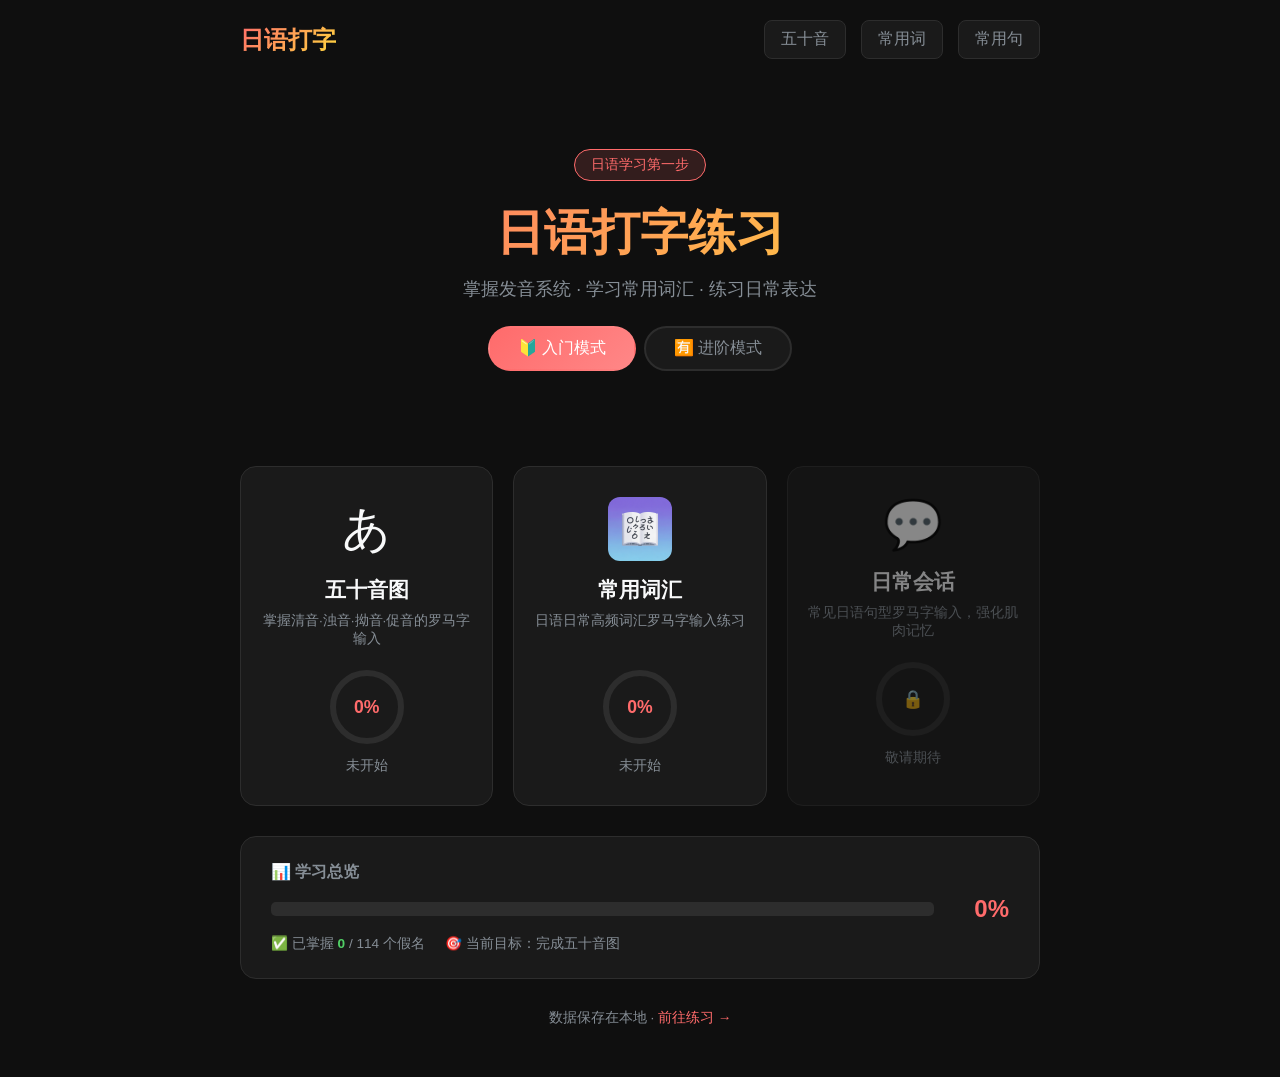
<file: index.html>
<!DOCTYPE html>
<html lang="zh-CN">
<head>
  <meta charset="UTF-8">
  <meta name="viewport" content="width=device-width, initial-scale=1.0">
  <title>日语打字练习</title>
  <link rel="stylesheet" href="css/style.css">
  <style>
    /* ===== 主页额外样式 ===== */

    /* Hero 区域 */
    .hero {
      text-align: center;
      padding: 60px 20px 40px;
    }

    .hero-badge {
      display: inline-block;
      padding: 6px 16px;
      background: rgba(255, 107, 107, 0.15);
      border: 1px solid var(--primary);
      border-radius: 20px;
      color: var(--primary);
      font-size: 0.85rem;
      margin-bottom: 20px;
    }

    .hero h1 {
      font-size: 3rem;
      font-weight: bold;
      margin-bottom: 12px;
      background: linear-gradient(135deg, var(--primary), var(--warning));
      -webkit-background-clip: text;
      -webkit-text-fill-color: transparent;
      background-clip: text;
    }

    .hero p {
      color: var(--text-dim);
      font-size: 1.1rem;
      margin-bottom: 8px;
    }

    /* 全局模式切换 */
    .global-mode {
      display: flex;
      gap: 8px;
      justify-content: center;
      margin: 25px 0;
    }

    .global-mode-btn {
      padding: 10px 28px;
      border-radius: 30px;
      font-size: 1rem;
      cursor: pointer;
      border: 2px solid var(--border);
      background: var(--card-bg);
      color: var(--text-dim);
      transition: all 0.2s;
      font-weight: 500;
    }

    .global-mode-btn:hover {
      border-color: var(--primary);
      color: var(--text);
    }

    .global-mode-btn.active {
      background: linear-gradient(135deg, var(--primary), #ff8787);
      color: white;
      border-color: transparent;
    }

    /* 模块卡片网格 */
    .modules-grid {
      display: grid;
      grid-template-columns: repeat(3, 1fr);
      gap: 20px;
      margin: 30px 0;
    }

    .module-card {
      background: var(--card-bg);
      border: 1px solid var(--border);
      border-radius: 16px;
      padding: 30px 20px;
      text-align: center;
      cursor: pointer;
      transition: all 0.3s ease;
      position: relative;
      overflow: hidden;
      display: block;
    }

    .module-card::before {
      content: '';
      position: absolute;
      top: 0; left: 0; right: 0;
      height: 3px;
      background: linear-gradient(90deg, var(--primary), var(--warning));
      opacity: 0;
      transition: opacity 0.3s;
    }

    .module-card:hover {
      transform: translateY(-4px);
      border-color: var(--primary);
      box-shadow: 0 10px 30px rgba(255, 107, 107, 0.15);
    }

    .module-card:hover::before {
      opacity: 1;
    }

    .module-card.locked {
      cursor: not-allowed;
      opacity: 0.5;
    }

    .module-card.locked:hover {
      transform: none;
      border-color: var(--border);
      box-shadow: none;
    }

    .module-icon {
      font-size: 3rem;
      margin-bottom: 15px;
      display: block;
    }

    .module-name {
      font-size: 1.3rem;
      font-weight: bold;
      margin-bottom: 8px;
      color: var(--text);
    }

    .module-desc {
      font-size: 0.85rem;
      color: var(--text-dim);
      margin-bottom: 15px;
      min-height: 40px;
    }

    .module-progress-ring {
      width: 80px;
      height: 80px;
      margin: 0 auto 10px;
      position: relative;
    }

    .module-progress-ring svg {
      transform: rotate(-90deg);
    }

    .module-progress-ring circle {
      fill: none;
      stroke-width: 6;
    }

    .module-progress-ring .bg {
      stroke: var(--border);
    }

    .module-progress-ring .fill {
      stroke: var(--primary);
      stroke-linecap: round;
      transition: stroke-dashoffset 0.5s ease;
    }

    .module-progress-text {
      position: absolute;
      top: 50%;
      left: 50%;
      transform: translate(-50%, -50%);
      font-size: 1.1rem;
      font-weight: bold;
      color: var(--primary);
    }

    .module-status {
      font-size: 0.85rem;
      color: var(--text-dim);
    }

    .module-status.done {
      color: var(--success);
    }

    /* 总体进度 */
    .overall-progress {
      background: var(--card-bg);
      border: 1px solid var(--border);
      border-radius: 16px;
      padding: 25px 30px;
      margin-top: 30px;
    }

    .overall-progress h3 {
      font-size: 1rem;
      color: var(--text-dim);
      margin-bottom: 12px;
    }

    .overall-bar {
      display: flex;
      align-items: center;
      gap: 15px;
    }

    .overall-bar .progress-bar {
      flex: 1;
    }

    .overall-percent {
      font-size: 1.5rem;
      font-weight: bold;
      color: var(--primary);
      min-width: 60px;
      text-align: right;
    }

    /* 底部 */
    .footer {
      text-align: center;
      padding: 30px 0;
      color: var(--text-dim);
      font-size: 0.85rem;
    }

    /* 响应式 */
    @media (max-width: 700px) {
      .hero h1 { font-size: 2rem; }
      .modules-grid {
        grid-template-columns: 1fr;
        gap: 15px;
      }
    }
  </style>
</head>
<body>
  <div class="container">
    <!-- 顶部导航 -->
    <div class="nav">
      <div class="logo">日语打字</div>
      <div class="nav-controls">
        <a href="kana.html" class="nav-link">五十音</a>
        <a href="words.html" class="nav-link">常用词</a>
        <a href="sentences.html" class="nav-link">常用句</a>
      </div>
    </div>

    <!-- Hero -->
    <div class="hero">
      <span class="hero-badge">日语学习第一步</span>
      <h1>日语打字练习</h1>
      <p>掌握发音系统 · 学习常用词汇 · 练习日常表达</p>

      <!-- 全局模式切换 -->
      <div class="global-mode">
        <button class="global-mode-btn active" id="btnBeginner" onclick="setGlobalMode('beginner')">
          🔰 入门模式
        </button>
        <button class="global-mode-btn" id="btnAdvanced" onclick="setGlobalMode('advanced')">
          🈶 进阶模式
        </button>
      </div>
    </div>

    <!-- 模块卡片 -->
    <div class="modules-grid">
      <!-- 五十音 -->
      <a href="kana.html" class="module-card" id="cardKana">
        <span class="module-icon">あ</span>
        <div class="module-name">五十音图</div>
        <div class="module-desc">掌握清音·浊音·拗音·促音的罗马字输入</div>
        <div class="module-progress-ring" id="ringKana">
          <svg width="80" height="80" viewBox="0 0 80 80">
            <circle class="bg" cx="40" cy="40" r="34"/>
            <circle class="fill" cx="40" cy="40" r="34"
              stroke-dasharray="213.6"
              stroke-dashoffset="213.6"
              id="ringKanaCircle"/>
          </svg>
          <span class="module-progress-text" id="textKanaPct">0%</span>
        </div>
        <div class="module-status" id="statusKana">未开始</div>
      </a>

      <!-- 常用词 -->
      <a href="words.html" class="module-card" id="cardWords">
        <img src="icons/words-icon.png" alt="词汇" style="width:64px;height:64px;border-radius:12px;margin-bottom:15px;display:block;margin-left:auto;margin-right:auto;">
        <div class="module-name">常用词汇</div>
        <div class="module-desc">日语日常高频词汇罗马字输入练习</div>
        <div class="module-progress-ring">
          <svg width="80" height="80" viewBox="0 0 80 80">
            <circle class="bg" cx="40" cy="40" r="34"/>
            <circle class="fill" cx="40" cy="40" r="34"
              stroke-dasharray="213.6"
              stroke-dashoffset="213.6"
              id="ringWordsCircle"/>
          </svg>
          <span class="module-progress-text" id="textWordsPct">0%</span>
        </div>
        <div class="module-status" id="statusWords">未开始</div>
      </a>

      <!-- 常用句 -->
      <div class="module-card locked" id="cardSentences">
        <span class="module-icon">💬</span>
        <div class="module-name">日常会话</div>
        <div class="module-desc">常见日语句型罗马字输入，强化肌肉记忆</div>
        <div class="module-progress-ring">
          <svg width="80" height="80" viewBox="0 0 80 80">
            <circle class="bg" cx="40" cy="40" r="34"/>
            <circle class="fill" cx="40" cy="40" r="34"
              stroke-dasharray="213.6"
              stroke-dashoffset="213.6"/>
          </svg>
          <span class="module-progress-text">🔒</span>
        </div>
        <div class="module-status">敬请期待</div>
      </div>
    </div>

    <!-- 总体进度 -->
    <div class="overall-progress">
      <h3>📊 学习总览</h3>
      <div class="overall-bar">
        <div class="progress-bar" style="height: 14px;">
          <div class="progress-fill" id="overallFill" style="width: 0%"></div>
        </div>
        <span class="overall-percent" id="overallPercent">0%</span>
      </div>
      <div style="display: flex; gap: 20px; margin-top: 12px; flex-wrap: wrap;">
        <div style="color: var(--text-dim); font-size: 0.85rem;">
          ✅ 已掌握 <span id="statMastered" style="color: var(--success); font-weight: bold;">0</span> / 114 个假名
        </div>
        <div style="color: var(--text-dim); font-size: 0.85rem;">
          🎯 当前目标：完成五十音图
        </div>
      </div>
    </div>

    <div class="footer">
      <p>数据保存在本地 · <a href="kana.html" style="color: var(--primary);">前往练习 →</a></p>
    </div>
  </div>

  <script src="js/storage.js"></script>
  <script>
    // ===== 全局模式切换 =====
    function setGlobalMode(mode) {
      localStorage.setItem('jtp_global_mode', mode);
      document.getElementById('btnBeginner').classList.toggle('active', mode === 'beginner');
      document.getElementById('btnAdvanced').classList.toggle('active', mode === 'advanced');
    }

    function initGlobalMode() {
      const mode = localStorage.getItem('jtp_global_mode') || 'beginner';
      document.getElementById('btnBeginner').classList.toggle('active', mode === 'beginner');
      document.getElementById('btnAdvanced').classList.toggle('active', mode === 'advanced');
    }

    // ===== 进度读取与展示 =====

    // 五十音各阶段总词条数（用于计算百分比）
    const STAGE_TOTALS = {
      seion: 46,
      dakuon: 25,
      youon: 36,
      sokuon: 7,
    };
    const KANA_TOTAL = Object.values(STAGE_TOTALS).reduce((a, b) => a + b, 0); // ≈ 114

    // 词汇总词条数（N5 + N4）
    const WORDS_TOTAL = 580; // N5约380 + N4约200

    function getStageProgress(stage) {
      const key = 'jtp_kana_' + stage;
      try {
        const raw = localStorage.getItem(key);
        return raw ? JSON.parse(raw) : {};
      } catch {
        return {};
      }
    }

    function countMastered(progress) {
      return Object.values(progress).filter(function(s) { return s.correct >= 3; }).length;
    }

    function renderKanaProgress() {
      const seion = getStageProgress('seion');
      const dakuon = getStageProgress('dakuon');
      const youon = getStageProgress('youon');
      const sokuon = getStageProgress('sokuon');

      const mastered =
        countMastered(seion) +
        countMastered(dakuon) +
        countMastered(youon) +
        countMastered(sokuon);

      const pct = Math.round((mastered / KANA_TOTAL) * 100);

      // 圆环进度
      const circumference = 2 * Math.PI * 34; // ≈ 213.6
      const offset = circumference - (pct / 100) * circumference;
      const circle = document.getElementById('ringKanaCircle');
      if (circle) {
        circle.style.strokeDashoffset = offset;
      }

      // 文字
      document.getElementById('textKanaPct').textContent = pct + '%';

      // 状态文字
      var statusEl = document.getElementById('statusKana');
      if (mastered === 0) {
        statusEl.textContent = '未开始';
        statusEl.className = 'module-status';
      } else if (pct === 100) {
        statusEl.textContent = '已全部掌握';
        statusEl.className = 'module-status done';
      } else {
        statusEl.textContent = '已掌握 ' + mastered + ' / ' + KANA_TOTAL;
        statusEl.className = 'module-status';
      }

      return mastered;
    }

    function renderWordsProgress() {
      // 读取各级别的词汇进度
      const levels = ['n5', 'n4'];
      let totalMastered = 0;
      let totalItems = 0;

      levels.forEach(function(level) {
        const key = 'jtp_words_' + level;
        try {
          const raw = localStorage.getItem(key);
          if (raw) {
            const data = JSON.parse(raw);
            const mastered = Object.values(data).filter(function(s) { return s.correct >= 3; }).length;
            totalMastered += mastered;
          }
        } catch (e) {}
      });

      // 估算总词条数（实际从data/words.js读取会更好，这里用估算值）
      const n5Count = 380;
      const n4Count = 200;
      totalItems = n5Count + n4Count;

      const pct = totalItems > 0 ? Math.round((totalMastered / totalItems) * 100) : 0;

      // 圆环进度
      const circumference = 2 * Math.PI * 34;
      const offset = circumference - (pct / 100) * circumference;
      const circle = document.getElementById('ringWordsCircle');
      if (circle) {
        circle.style.strokeDashoffset = offset;
      }

      // 文字
      const textEl = document.getElementById('textWordsPct');
      if (textEl) textEl.textContent = pct + '%';

      // 状态文字
      var statusEl = document.getElementById('statusWords');
      if (statusEl) {
        if (totalMastered === 0) {
          statusEl.textContent = '未开始';
          statusEl.className = 'module-status';
        } else if (pct === 100) {
          statusEl.textContent = '已全部掌握';
          statusEl.className = 'module-status done';
        } else {
          statusEl.textContent = '已掌握 ' + totalMastered + ' / ' + totalItems;
          statusEl.className = 'module-status';
        }
      }

      return totalMastered;
    }

    function renderOverallProgress() {
      const kanaMastered = renderKanaProgress();
      const wordsMastered = renderWordsProgress();

      // 计算总体进度（五十音权重更高）
      const kanaWeight = 114; // 五十音总词条
      const wordsWeight = 580; // 词汇总词条
      const totalWeight = kanaWeight + wordsWeight;
      const masteredWeight = kanaMastered + wordsMastered * 0.2; // 词汇进度权重减半（因为太多了）
      const overallPct = Math.round((masteredWeight / totalWeight) * 100);

      document.getElementById('overallFill').style.width = overallPct + '%';
      document.getElementById('overallPercent').textContent = overallPct + '%';
      document.getElementById('statMastered').textContent = kanaMastered;
    }

    // ===== 初始化 =====
    initGlobalMode();
    renderOverallProgress();
  </script>
</body>
</html>
</file>
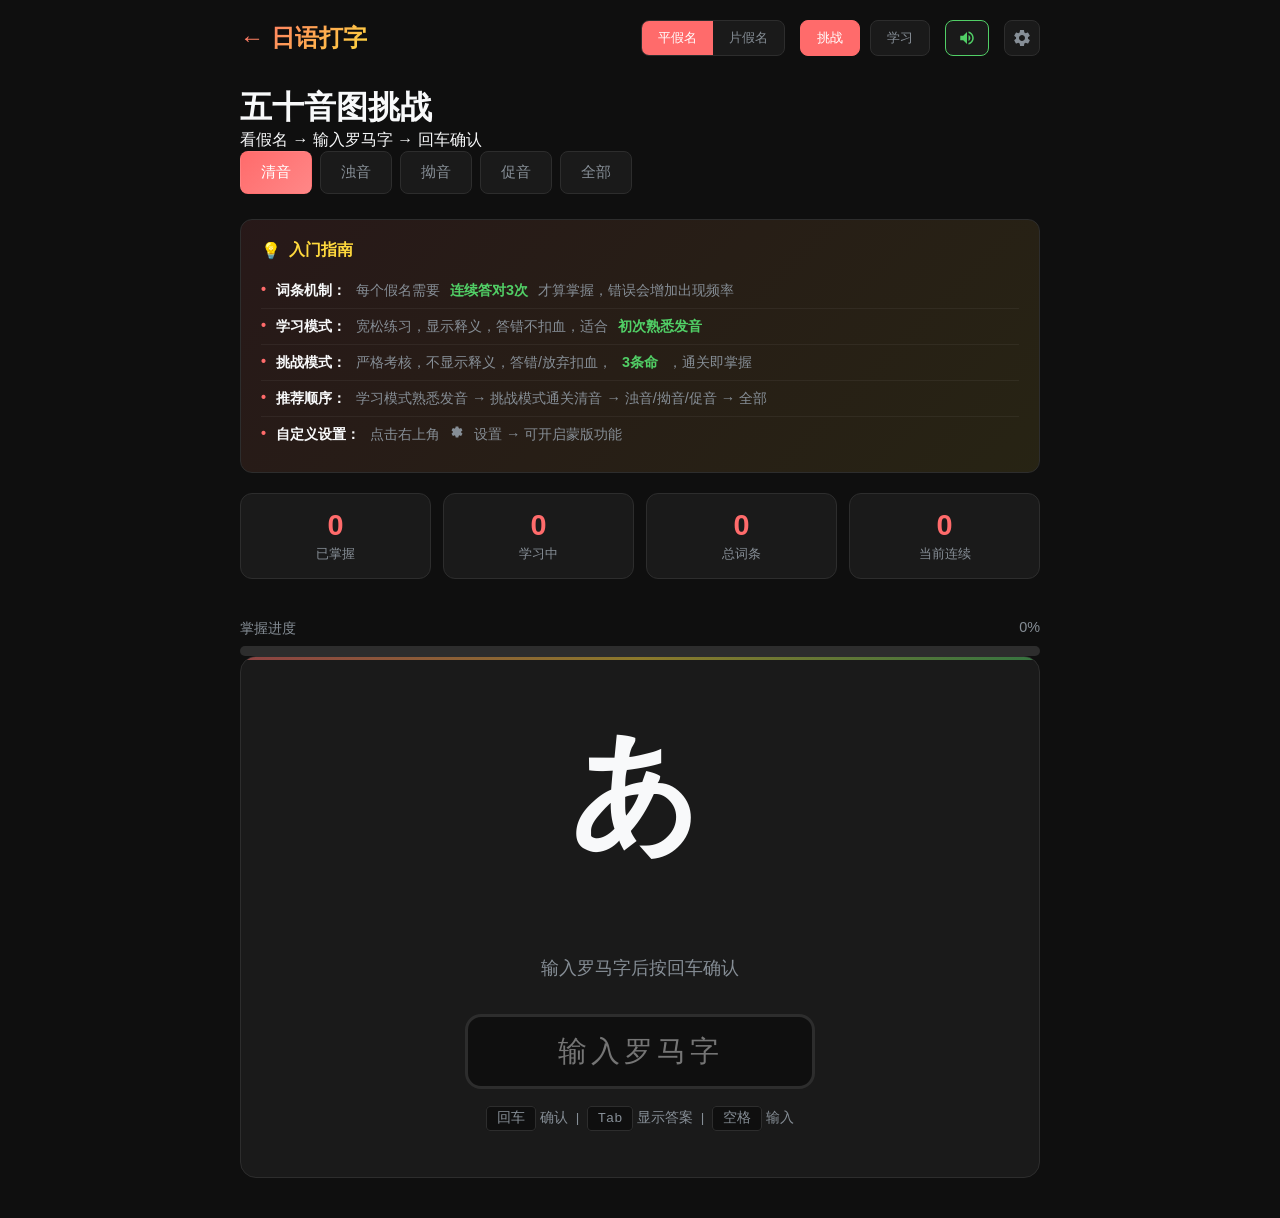
<file: kana.html>
﻿<!DOCTYPE html>
<html lang="zh-CN">
<head>
  <meta charset="UTF-8">
  <meta name="viewport" content="width=device-width, initial-scale=1.0">
  <title>五十音练习 - 日语打字</title>
  <link rel="stylesheet" href="css/style.css">
</head>
<body>
  <div class="container">
    <div class="nav">
      <a href="index.html" class="logo" style="text-decoration:none;">← 日语打字</a>
      <div class="nav-controls">
        <div class="kana-toggle">
          <button class="kana-toggle-btn active" id="btnHira" onclick="setKanaType('hira')">平假名</button>
          <button class="kana-toggle-btn" id="btnKata" onclick="setKanaType('kata')">片假名</button>
        </div>
        <div class="mode-switch">
          <button class="mode-btn active" id="modeChallenge" onclick="setMode('challenge')">挑战</button>
          <button class="mode-btn" id="modeLearn" onclick="setMode('learn')">学习</button>
        </div>
        <div class="sound-toggle active" id="soundToggle" onclick="toggleSound()">
          <svg viewBox="0 0 24 24" fill="currentColor" id="soundIcon">
            <path d="M3 9v6h4l5 5V4L7 9H3zm13.5 3c0-1.77-1.02-3.29-2.5-4.03v8.05c1.48-.73 2.5-2.25 2.5-4.02zM14 3.23v2.06c2.89.86 5 3.54 5 6.71s-2.11 5.85-5 6.71v2.06c4.01-.91 7-4.49 7-8.77s-2.99-7.86-7-8.77z"/>
          </svg>
        </div>
        <button class="settings-btn" id="settingsBtn" onclick="toggleSettings()">
          <svg viewBox="0 0 24 24" fill="currentColor" width="20" height="20">
            <path d="M19.14 12.94c.04-.31.06-.63.06-.94 0-.31-.02-.63-.06-.94l2.03-1.58a.49.49 0 0 0 .12-.61l-1.92-3.32a.488.488 0 0 0-.59-.22l-2.39.96a7.09 7.09 0 0 0-1.62-.94l-.36-2.54a.484.484 0 0 0-.48-.41h-3.84c-.24 0-.43.17-.47.41l-.36 2.54c-.59.24-1.13.57-1.62.94l-2.39-.96a.49.49 0 0 0-.59.22L2.74 8.87c-.12.21-.08.47.12.61l2.03 1.58c-.04.31-.06.63-.06.94s.02.63.06.94l-2.03 1.58a.49.49 0 0 0-.12.61l1.92 3.32c.12.22.37.29.59.22l2.39-.96c.5.38 1.03.7 1.62.94l.36 2.54c.05.24.24.41.48.41h3.84c.24 0 .44-.17.47-.41l.36-2.54c.59-.24 1.13-.56 1.62-.94l2.39.96c.22.08.47 0 .59-.22l1.92-3.32c.12-.22.07-.47-.12-.61l-2.01-1.58zM12 15.6c-1.98 0-3.6-1.62-3.6-3.6s1.62-3.6 3.6-3.6 3.6 1.62 3.6 3.6-1.62 3.6-3.6 3.6z"/>
          </svg>
        </button>
      </div>
    </div>

    <!-- 设置面板 -->
    <div class="settings-panel" id="settingsPanel">
      <div class="settings-header">
        <h3>设置</h3>
        <button class="settings-close" onclick="toggleSettings()">&times;</button>
      </div>
      <div class="settings-content">
        <div class="settings-item">
          <label>蒙版释义</label>
          <div class="toggle-switch" id="blurToggleSetting" onclick="toggleBlurMaskFromSettings()">
            <span id="blurToggleTextSetting">关</span>
          </div>
        </div>
        <div class="settings-item">
          <label>重置当前进度</label>
          <button class="reset-progress-btn" onclick="resetCurrentStageProgress()">重置</button>
        </div>
        <div class="settings-tip">
          <svg viewBox="0 0 24 24" fill="currentColor" width="14" height="14">
            <path d="M12 2C6.48 2 2 6.48 2 12s4.48 10 10 10 10-4.48 10-10S17.52 2 12 2zm1 15h-2v-6h2v6zm0-8h-2V7h2v2z"/>
          </svg>
          点击右上角 <span style="display:inline-flex;vertical-align:middle;"><svg viewBox="0 0 24 24" fill="currentColor" width="14" height="14"><path d="M19.14 12.94c.04-.31.06-.63.06-.94 0-.31-.02-.63-.06-.94l2.03-1.58a.49.49 0 0 0 .12-.61l-1.92-3.32a.488.488 0 0 0-.59-.22l-2.39.96a7.09 7.09 0 0 0-1.62-.94l-.36-2.54a.484.484 0 0 0-.48-.41h-3.84c-.24 0-.43.17-.47.41l-.36 2.54c-.59.24-1.13.57-1.62.94l-2.39-.96a.49.49 0 0 0-.59.22L2.74 8.87c-.12.21-.08.47.12.61l2.03 1.58c-.04.31-.06.63-.06.94s.02.63.06.94l-2.03 1.58a.49.49 0 0 0-.12.61l1.92 3.32c.12.22.37.29.59.22l2.39-.96c.5.38 1.03.7 1.62.94l.36 2.54c.05.24.24.41.48.41h3.84c.24 0 .44-.17.47-.41l.36-2.54c.59-.24 1.13-.56 1.62-.94l2.39.96c.22.08.47 0 .59-.22l1.92-3.32c.12-.22.07-.47-.12-.61l-2.01-1.58z"/></svg></span> 可打开设置
        </div>
      </div>
    </div>
    <div class="settings-overlay" id="settingsOverlay" onclick="toggleSettings()"></div>

    <header>
      <h1 id="headerTitle">五十音图挑战</h1>
      <p id="headerDesc">看假名 → 输入罗马字 → 回车确认</p>
    </header>

    <div class="stage-tabs">
      <button class="stage-tab active" data-stage="seion" onclick="switchStage('seion')">清音</button>
      <button class="stage-tab" data-stage="dakuon" onclick="switchStage('dakuon')">浊音</button>
      <button class="stage-tab" data-stage="youon" onclick="switchStage('youon')">拗音</button>
      <button class="stage-tab" data-stage="sokuon" onclick="switchStage('sokuon')">促音</button>
      <button class="stage-tab" data-stage="all" onclick="switchStage('all')">全部</button>
    </div>

    <div class="tips-box">
      <h3>入门指南</h3>
      <ul class="tips-list">
        <li><strong>词条机制：</strong>每个假名需要<span class="tips-highlight">连续答对3次</span>才算掌握，错误会增加出现频率</li>
        <li><strong>学习模式：</strong>宽松练习，显示释义，答错不扣血，适合<span class="tips-highlight">初次熟悉发音</span></li>
        <li><strong>挑战模式：</strong>严格考核，不显示释义，答错/放弃扣血，<span class="tips-highlight">3条命</span>，通关即掌握</li>
        <li><strong>推荐顺序：</strong>学习模式熟悉发音 → 挑战模式通关清音 → 浊音/拗音/促音 → 全部</li>
        <li><strong>自定义设置：</strong>点击右上角 <span style="display:inline-flex;vertical-align:middle;"><svg viewBox="0 0 24 24" fill="currentColor" width="14" height="14"><path d="M19.14 12.94c.04-.31.06-.63.06-.94 0-.31-.02-.63-.06-.94l2.03-1.58a.49.49 0 0 0 .12-.61l-1.92-3.32a.488.488 0 0 0-.59-.22l-2.39.96a7.09 7.09 0 0 0-1.62-.94l-.36-2.54a.484.484 0 0 0-.48-.41h-3.84c-.24 0-.43.17-.47.41l-.36 2.54c-.59.24-1.13.57-1.62.94l-2.39-.96a.49.49 0 0 0-.59.22L2.74 8.87c-.12.21-.08.47.12.61l2.03 1.58c-.04.31-.06.63-.06.94s.02.63.06.94l-2.03 1.58a.49.49 0 0 0-.12.61l1.92 3.32c.12.22.37.29.59.22l2.39-.96c.5.38 1.03.7 1.62.94l.36 2.54c.05.24.24.41.48.41h3.84c.24 0 .44-.17.47-.41l.36-2.54c.59-.24 1.13-.56 1.62-.94l2.39.96c.22.08.47 0 .59-.22l1.92-3.32c.12-.22.07-.47-.12-.61l-2.01-1.58z"/></svg></span> 设置 → 可开启蒙版功能</li>
      </ul>
    </div>

    <div class="learn-mode-hint" id="learnModeHint" style="display: none;">
      💡 学习模式：宽松练习，显示释义，答错不扣血
    </div>

    <div class="challenge-hint" id="challengeHint" style="display: none;">
      ⚔️ 挑战模式：严格考核，不显示释义，不可跳过，不可预览答案，3条命
    </div>

    <div class="health-bar" id="healthBar" style="display: none;">
      <span class="health-label">生命值</span>
      <div class="health-hearts" id="healthHearts">
        <span class="heart full" data-index="1">❤️</span>
        <span class="heart full" data-index="2">❤️</span>
        <span class="heart full" data-index="3">❤️</span>
      </div>
    </div>

    <div class="stats">
      <div class="stat-item"><div class="stat-value" id="masteredCount">0</div><div class="stat-label">已掌握</div></div>
      <div class="stat-item"><div class="stat-value" id="learningCount">0</div><div class="stat-label">学习中</div></div>
      <div class="stat-item"><div class="stat-value" id="totalItems">0</div><div class="stat-label">总词条</div></div>
      <div class="stat-item"><div class="stat-value" id="streakCount">0</div><div class="stat-label">当前连续</div></div>
    </div>

    <div class="progress-grid" id="progressGrid"></div>
    <div class="combo-overlay" id="comboOverlay"></div>
    <div class="correct-popup" id="correctPopup">✓</div>

    <div class="master-progress">
      <div class="master-progress-label">
        <span>掌握进度</span>
        <span id="progressPercent">0%</span>
      </div>
      <div class="progress-bar">
        <div class="progress-fill" id="progressFill" style="width: 0%"></div>
      </div>
    </div>

    <div class="practice-area" id="practiceArea">
      <div class="kana-display" id="kanaDisplay">あ</div>
      <div class="meaning-display" id="meaningDisplay"></div>
      <div class="hint-text" id="hintText">输入罗马字后按回车确认</div>
      <div class="input-area">
        <input type="text" class="typing-input" id="typingInput" placeholder="输入罗马字" autocomplete="off" autocapitalize="off" autocorrect="off" spellcheck="false">
      </div>
      <div class="tip" id="tipText"><kbd>回车</kbd> 确认 &nbsp;|&nbsp; <kbd>Tab</kbd> 显示答案 &nbsp;|&nbsp; <kbd>空格</kbd> 输入</div>
    </div>

    <div class="fail-overlay" id="failOverlay">
      <div class="fail-modal">
        <div class="fail-avatar">
          <img src="avatar.png" alt="avatar" style="width:100%;height:100%;object-fit:cover;border-radius:50%;">
        </div>
        <div class="fail-title">菜就多练</div>
        <div class="fail-subtitle">—— 小马</div>
        <div class="fail-stats">
          <div class="fail-stat"><div class="value" id="failAttempts">0</div><div class="label">总尝试</div></div>
          <div class="fail-stat"><div class="value" id="failStreak">0</div><div class="label">最高连续</div></div>
        </div>
        <div class="fail-buttons">
          <button class="fail-btn secondary" onclick="switchToLearnMode()">去学习模式</button>
          <button class="fail-btn primary" onclick="restartChallenge()">重新挑战</button>
        </div>
      </div>
    </div>

    <div class="complete-screen" id="completeScreen">
      <div class="complete-icon" id="completeIcon">🎉</div>
      <h2 id="completeTitle">恭喜通关！</h2>
      <p style="color:var(--text-dim);margin-bottom:30px;" id="completeDesc">你已经掌握所有假名</p>
      <div class="complete-stats">
        <div class="complete-stat"><div class="value" id="finalStreak">0</div><div class="label">最高连续</div></div>
        <div class="complete-stat"><div class="value" id="finalAttempts">0</div><div class="label">总尝试</div></div>
        <div class="complete-stat"><div class="value" id="finalTime">0s</div><div class="label">用时</div></div>
      </div>
      <div class="complete-buttons" id="completeButtons">
        <button class="restart-btn" onclick="restartPractice()">再练一遍</button>
      </div>
    </div>
  </div>

  <script src="js/storage.js"></script>
  <script>
    var AudioCtx=window.AudioContext||window.webkitAudioContext;var audioCtx=null;var soundEnabled=true;function initAudio(){if(!audioCtx){audioCtx=new AudioCtx();}}function playSound(type){if(!soundEnabled)return;initAudio();var osc=audioCtx.createOscillator();var gain=audioCtx.createGain();osc.connect(gain);gain.connect(audioCtx.destination);if(type==='correct'){osc.frequency.setValueAtTime(523,audioCtx.currentTime);osc.frequency.setValueAtTime(659,audioCtx.currentTime+0.1);osc.frequency.setValueAtTime(784,audioCtx.currentTime+0.2);gain.gain.setValueAtTime(0.3,audioCtx.currentTime);gain.gain.linearRampToValueAtTime(0.01,audioCtx.currentTime+0.3);osc.start(audioCtx.currentTime);osc.stop(audioCtx.currentTime+0.3);}else if(type==='wrong'){osc.frequency.setValueAtTime(200,audioCtx.currentTime);osc.frequency.linearRampToValueAtTime(150,audioCtx.currentTime+0.15);gain.gain.setValueAtTime(0.2,audioCtx.currentTime);gain.gain.linearRampToValueAtTime(0.01,audioCtx.currentTime+0.2);osc.start(audioCtx.currentTime);osc.stop(audioCtx.currentTime+0.2);}else if(type==='combo'){[523,659,784,1047].forEach(function(f,i){var o=audioCtx.createOscillator(),g=audioCtx.createGain();o.connect(g);g.connect(audioCtx.destination);o.frequency.value=f;g.gain.setValueAtTime(0.2,audioCtx.currentTime+i*0.08);g.gain.linearRampToValueAtTime(0.01,audioCtx.currentTime+i*0.08+0.15);o.start(audioCtx.currentTime+i*0.08);o.stop(audioCtx.currentTime+i*0.08+0.15);});}else if(type==='complete'){[523,659,784,659,784,1047].forEach(function(f,i){var o=audioCtx.createOscillator(),g=audioCtx.createGain();o.connect(g);g.connect(audioCtx.destination);o.frequency.value=f;o.type='sine';g.gain.setValueAtTime(0.25,audioCtx.currentTime+i*0.12);g.gain.linearRampToValueAtTime(0.01,audioCtx.currentTime+i*0.12+0.25);o.start(audioCtx.currentTime+i*0.12);o.stop(audioCtx.currentTime+i*0.12+0.3);});}else if(type==='skip'){osc.frequency.value=400;osc.type='sine';gain.gain.setValueAtTime(0.15,audioCtx.currentTime);gain.gain.linearRampToValueAtTime(0.01,audioCtx.currentTime+0.1);osc.start(audioCtx.currentTime);osc.stop(audioCtx.currentTime+0.1);}}function toggleSound(){soundEnabled=!soundEnabled;var t=document.getElementById('soundToggle'),i=document.getElementById('soundIcon');if(soundEnabled){t.classList.add('active');i.innerHTML='<path d="M3 9v6h4l5 5V4L7 9H3zm13.5 3c0-1.77-1.02-3.29-2.5-4.03v8.05c1.48-.73 2.5-2.25 2.5-4.02zM14 3.23v2.06c2.89.86 5 3.54 5 6.71s-2.11 5.85-5 6.71v2.06c4.01-.91 7-4.49 7-8.77s-2.99-7.86-7-8.77z"/>';}else{t.classList.remove('active');i.innerHTML='<path d="M16.5 12c0-1.77-1.02-3.29-2.5-4.03v2.21l2.45 2.45c.03-.2.05-.41.05-.63zm2.5 0c0 .94-.2 1.82-.54 2.64l1.51 1.51C20.63 14.91 21 13.5 21 12c0-4.28-2.99-7.86-7-8.77v2.06c2.89.86 5 3.54 5 6.71zM4.27 3L3 4.27 7.73 9H3v6h4l5 5v-6.73l4.25 4.25c-.67.52-1.42.93-2.25 1.18v2.06c1.38-.31 2.63-.95 3.69-1.81L19.73 21 21 19.73l-9-9L4.27 3zM12 4L9.91 6.09 12 8.18V4z"/>';}try{localStorage.setItem('jtp_sound',soundEnabled);}catch(e){}}

function toggleSettings(){var p=document.getElementById('settingsPanel'),o=document.getElementById('settingsOverlay');if(p.classList.contains('show')){p.classList.remove('show');o.classList.remove('show');}else{p.classList.add('show');o.classList.add('show');}}

function toggleBlurMaskFromSettings(){toggleBlurMask();var b=document.getElementById('blurToggleTextSetting'),t=document.getElementById('blurToggleSetting');if(blurMaskEnabled){b.textContent='开';t.classList.add('active');}else{b.textContent='关';t.classList.remove('active');}}var blurMaskEnabled=false;function toggleBlurMask(){blurMaskEnabled=!blurMaskEnabled;var t=document.getElementById('blurToggle'),tt=document.getElementById('blurToggleText');if(blurMaskEnabled){if(t)t.classList.add('active');if(tt)tt.textContent='开';meaningDisplay.classList.add('blur-mask');meaningDisplay.classList.remove('revealed');}else{if(t)t.classList.remove('active');if(tt)tt.textContent='关';meaningDisplay.classList.remove('blur-mask','revealed');}try{localStorage.setItem('jtp_blur',blurMaskEnabled);}catch(e){}}function revealBlurMask(){if(meaningDisplay.classList.contains('blur-mask')&&!meaningDisplay.classList.contains('revealed')){meaningDisplay.classList.add('revealed');return true;}return false;}var seionData={groups:[{name:"あ行",items:[{romaji:"a",kana:"あ",meaning:"啊"},{romaji:"i",kana:"い",meaning:"一"},{romaji:"u",kana:"う",meaning:"乌"},{romaji:"e",kana:"え",meaning:"诶"},{romaji:"o",kana:"お",meaning:"哦"}]},{name:"か行",items:[{romaji:"ka",kana:"か",meaning:"咖"},{romaji:"ki",kana:"き",meaning:"key"},{romaji:"ku",kana:"く",meaning:"库"},{romaji:"ke",kana:"け",meaning:"开"},{romaji:"ko",kana:"こ",meaning:"抠"}]},{name:"さ行",items:[{romaji:"sa",kana:"さ",meaning:"撒"},{romaji:"shi",kana:"し",meaning:"吸"},{romaji:"su",kana:"す",meaning:"思"},{romaji:"se",kana:"せ",meaning:"塞"},{romaji:"so",kana:"そ",meaning:"搜"}]},{name:"た行",items:[{romaji:"ta",kana:"た",meaning:"他"},{romaji:"chi",kana:"ち",meaning:"七"},{romaji:"tsu",kana:"つ",meaning:"次"},{romaji:"te",kana:"て",meaning:"忒"},{romaji:"to",kana:"と",meaning:"托"}]},{name:"な行",items:[{romaji:"na",kana:"な",meaning:"那"},{romaji:"ni",kana:"に",meaning:"泥"},{romaji:"nu",kana:"ぬ",meaning:"努"},{romaji:"ne",kana:"ね",meaning:"内"},{romaji:"no",kana:"の",meaning:"诺"}]},{name:"は行",items:[{romaji:"ha",kana:"は",meaning:"哈"},{romaji:"hi",kana:"ひ",meaning:"黑"},{romaji:"fu",kana:"ふ",meaning:"夫"},{romaji:"he",kana:"へ",meaning:"黑(敬)"},{romaji:"ho",kana:"ほ",meaning:"厚"}]},{name:"ま行",items:[{romaji:"ma",kana:"ま",meaning:"妈"},{romaji:"mi",kana:"み",meaning:"米"},{romaji:"mu",kana:"む",meaning:"木"},{romaji:"me",kana:"め",meaning:"妹"},{romaji:"mo",kana:"も",meaning:"摸"}]},{name:"や行",items:[{romaji:"ya",kana:"や",meaning:"呀"},{romaji:"yu",kana:"ゆ",meaning:"优"},{romaji:"yo",kana:"よ",meaning:"哟"}]},{name:"ら行",items:[{romaji:"ra",kana:"ら",meaning:"拉"},{romaji:"ri",kana:"り",meaning:"丽"},{romaji:"ru",kana:"る",meaning:"鲁"},{romaji:"re",kana:"れ",meaning:"来"},{romaji:"ro",kana:"ろ",meaning:"咯"}]},{name:"わ行",items:[{romaji:"wa",kana:"わ",meaning:"哇"},{romaji:"wo",kana:"を",meaning:"哦(宾)"}]},{name:"拨音",items:[{romaji:"n",kana:"ん",meaning:"嗯"}]}]};var kataData={groups:[{name:"ア行",items:[{romaji:"a",kana:"ア",meaning:"啊"},{romaji:"i",kana:"イ",meaning:"一"},{romaji:"u",kana:"ウ",meaning:"乌"},{romaji:"e",kana:"エ",meaning:"诶"},{romaji:"o",kana:"オ",meaning:"哦"}]},{name:"カ行",items:[{romaji:"ka",kana:"カ",meaning:"咖"},{romaji:"ki",kana:"キ",meaning:"key"},{romaji:"ku",kana:"ク",meaning:"库"},{romaji:"ke",kana:"ケ",meaning:"开"},{romaji:"ko",kana:"コ",meaning:"抠"}]},{name:"サ行",items:[{romaji:"sa",kana:"サ",meaning:"撒"},{romaji:"shi",kana:"シ",meaning:"吸"},{romaji:"su",kana:"ス",meaning:"思"},{romaji:"se",kana:"セ",meaning:"塞"},{romaji:"so",kana:"ソ",meaning:"搜"}]},{name:"タ行",items:[{romaji:"ta",kana:"タ",meaning:"他"},{romaji:"chi",kana:"チ",meaning:"七"},{romaji:"tsu",kana:"ツ",meaning:"次"},{romaji:"te",kana:"テ",meaning:"忒"},{romaji:"to",kana:"ト",meaning:"托"}]},{name:"ナ行",items:[{romaji:"na",kana:"ナ",meaning:"那"},{romaji:"ni",kana:"ニ",meaning:"泥"},{romaji:"nu",kana:"ヌ",meaning:"努"},{romaji:"ne",kana:"ネ",meaning:"内"},{romaji:"no",kana:"ノ",meaning:"诺"}]},{name:"ハ行",items:[{romaji:"ha",kana:"ハ",meaning:"哈"},{romaji:"hi",kana:"ヒ",meaning:"黑"},{romaji:"fu",kana:"フ",meaning:"夫"},{romaji:"he",kana:"ヘ",meaning:"黑(敬)"},{romaji:"ho",kana:"ホ",meaning:"厚"}]},{name:"マ行",items:[{romaji:"ma",kana:"マ",meaning:"妈"},{romaji:"mi",kana:"ミ",meaning:"米"},{romaji:"mu",kana:"ム",meaning:"木"},{romaji:"me",kana:"メ",meaning:"妹"},{romaji:"mo",kana:"モ",meaning:"摸"}]},{name:"ヤ行",items:[{romaji:"ya",kana:"ヤ",meaning:"呀"},{romaji:"yu",kana:"ユ",meaning:"优"},{romaji:"yo",kana:"ヨ",meaning:"哟"}]},{name:"ラ行",items:[{romaji:"ra",kana:"ラ",meaning:"拉"},{romaji:"ri",kana:"リ",meaning:"丽"},{romaji:"ru",kana:"ル",meaning:"鲁"},{romaji:"re",kana:"レ",meaning:"来"},{romaji:"ro",kana:"ロ",meaning:"咯"}]},{name:"ワ行",items:[{romaji:"wa",kana:"ワ",meaning:"哇"},{romaji:"wo",kana:"ヲ",meaning:"哦(宾)"}]},{name:"拨音",items:[{romaji:"n",kana:"ン",meaning:"嗯"}]}]};var dakuonData={groups:[{name:"が行",items:[{romaji:"ga",kana:"が",meaning:"嘎"},{romaji:"gi",kana:"ぎ",meaning:"给"},{romaji:"gu",kana:"ぐ",meaning:"古"},{romaji:"ge",kana:"げ",meaning:"给(开)"},{romaji:"go",kana:"ご",meaning:"狗"}]},{name:"ざ行",items:[{romaji:"za",kana:"ざ",meaning:"杂"},{romaji:"ji",kana:"じ",meaning:"鸡"},{romaji:"zu",kana:"ず",meaning:"兹"},{romaji:"ze",kana:"ぜ",meaning:"贼"},{romaji:"zo",kana:"ぞ",meaning:"走"}]},{name:"だ行",items:[{romaji:"da",kana:"だ",meaning:"大"},{romaji:"di",kana:"ぢ",meaning:"地"},{romaji:"du",kana:"づ",meaning:"杜"},{romaji:"de",kana:"で",meaning:"嘚"},{romaji:"do",kana:"ど",meaning:"豆"}]},{name:"ば行",items:[{romaji:"ba",kana:"ば",meaning:"八"},{romaji:"bi",kana:"び",meaning:"比"},{romaji:"bu",kana:"ぶ",meaning:"不"},{romaji:"be",kana:"べ",meaning:"背"},{romaji:"bo",kana:"ぼ",meaning:"波"}]},{name:"半浊音",items:[{romaji:"pa",kana:"ぱ",meaning:"趴"},{romaji:"pi",kana:"ぴ",meaning:"批"},{romaji:"pu",kana:"ぷ",meaning:"铺"},{romaji:"pe",kana:"ぺ",meaning:"沛"},{romaji:"po",kana:"ぽ",meaning:"破"}]}]};var dakuonKataData={groups:[{name:"ガ行",items:[{romaji:"ga",kana:"ガ",meaning:"嘎"},{romaji:"gi",kana:"ギ",meaning:"给"},{romaji:"gu",kana:"グ",meaning:"古"},{romaji:"ge",kana:"ゲ",meaning:"给(开)"},{romaji:"go",kana:"ゴ",meaning:"狗"}]},{name:"ザ行",items:[{romaji:"za",kana:"ザ",meaning:"杂"},{romaji:"ji",kana:"ジ",meaning:"鸡"},{romaji:"zu",kana:"ズ",meaning:"兹"},{romaji:"ze",kana:"ゼ",meaning:"贼"},{romaji:"zo",kana:"ゾ",meaning:"走"}]},{name:"ダ行",items:[{romaji:"da",kana:"ダ",meaning:"大"},{romaji:"di",kana:"ヂ",meaning:"地"},{romaji:"du",kana:"ヅ",meaning:"杜"},{romaji:"de",kana:"デ",meaning:"嘚"},{romaji:"do",kana:"ド",meaning:"豆"}]},{name:"バ行",items:[{romaji:"ba",kana:"バ",meaning:"八"},{romaji:"bi",kana:"ビ",meaning:"比"},{romaji:"bu",kana:"ブ",meaning:"不"},{romaji:"be",kana:"ベ",meaning:"背"},{romaji:"bo",kana:"ボ",meaning:"波"}]},{name:"半浊音",items:[{romaji:"pa",kana:"パ",meaning:"趴"},{romaji:"pi",kana:"ピ",meaning:"批"},{romaji:"pu",kana:"プ",meaning:"铺"},{romaji:"pe",kana:"ペ",meaning:"沛"},{romaji:"po",kana:"ポ",meaning:"破"}]}]};var youonData={groups:[{name:"か行",items:[{romaji:"kya",kana:"きゃ",meaning:"卡呀"},{romaji:"kyu",kana:"きゅ",meaning:"Q"},{romaji:"kyo",kana:"きょ",meaning:"扣呀"}]},{name:"さ行",items:[{romaji:"sha",kana:"しゃ",meaning:"虾"},{romaji:"shu",kana:"しゅ",meaning:"书"},{romaji:"sho",kana:"しょ",meaning:"少"}]},{name:"た行",items:[{romaji:"cha",kana:"ちゃ",meaning:"掐"},{romaji:"chu",kana:"ちゅ",meaning:"秋"},{romaji:"cho",kana:"ちょ",meaning:"敲"}]},{name:"な行",items:[{romaji:"nya",kana:"にゃ",meaning:"娘"},{romaji:"nyu",kana:"にゅ",meaning:"扭"},{romaji:"nyo",kana:"にょ",meaning:"鸟"}]},{name:"は行",items:[{romaji:"hya",kana:"ひゃ",meaning:"喝呀"},{romaji:"hyu",kana:"ひゅ",meaning:"休"},{romaji:"hyo",kana:"ひょ",meaning:"hyoo"}]},{name:"ま行",items:[{romaji:"mya",kana:"みゃ",meaning:"咪呀"},{romaji:"myu",kana:"みゅ",meaning:"谬"},{romaji:"myo",kana:"みょ",meaning:"秒"}]},{name:"ら行",items:[{romaji:"rya",kana:"りゃ",meaning:"利亚"},{romaji:"ryu",kana:"りゅ",meaning:"留"},{romaji:"ryo",kana:"りょ",meaning:"辽"}]},{name:"ぎゃ",items:[{romaji:"gya",kana:"ぎゃ",meaning:"嘎呀"},{romaji:"gyu",kana:"ぎゅ",meaning:"久"},{romaji:"gyo",kana:"ぎょ",meaning:"救"}]},{name:"じゃ",items:[{romaji:"ja",kana:"じゃ",meaning:"加"},{romaji:"ju",kana:"じゅ",meaning:"旧"},{romaji:"jo",kana:"じょ",meaning:"女"}]},{name:"びゃ",items:[{romaji:"bya",kana:"びゃ",meaning:"逼呀"},{romaji:"byu",kana:"びゅ",meaning:"逼尤"},{romaji:"byo",kana:"びょ",meaning:"表"}]},{name:"ぴゃ",items:[{romaji:"pya",kana:"ぴゃ",meaning:"批呀"},{romaji:"pyu",kana:"ぴゅ",meaning:"皮尤"},{romaji:"pyo",kana:"ぴょ",meaning:"飘"}]}]};var youonKataData={groups:[{name:"キャ",items:[{romaji:"kya",kana:"キャ",meaning:"卡呀"},{romaji:"kyu",kana:"キュ",meaning:"Q"},{romaji:"kyo",kana:"キョ",meaning:"扣呀"}]},{name:"シャ",items:[{romaji:"sha",kana:"シャ",meaning:"虾"},{romaji:"shu",kana:"シュ",meaning:"书"},{romaji:"sho",kana:"ショ",meaning:"少"}]},{name:"チャ",items:[{romaji:"cha",kana:"チャ",meaning:"掐"},{romaji:"chu",kana:"チュ",meaning:"秋"},{romaji:"cho",kana:"チョ",meaning:"敲"}]},{name:"ニャ",items:[{romaji:"nya",kana:"ニャ",meaning:"娘"},{romaji:"nyu",kana:"ニュ",meaning:"扭"},{romaji:"nyo",kana:"ニョ",meaning:"鸟"}]},{name:"ヒャ",items:[{romaji:"hya",kana:"ヒャ",meaning:"喝呀"},{romaji:"hyu",kana:"ヒュ",meaning:"休"},{romaji:"hyo",kana:"ヒョ",meaning:"hyoo"}]},{name:"ミャ",items:[{romaji:"mya",kana:"ミャ",meaning:"咪呀"},{romaji:"myu",kana:"ミュ",meaning:"谬"},{romaji:"myo",kana:"ミョ",meaning:"秒"}]},{name:"リャ",items:[{romaji:"rya",kana:"リャ",meaning:"利亚"},{romaji:"ryu",kana:"リュ",meaning:"留"},{romaji:"ryo",kana:"リョ",meaning:"辽"}]},{name:"ギャ",items:[{romaji:"gya",kana:"ギャ",meaning:"嘎呀"},{romaji:"gyu",kana:"ギュ",meaning:"久"},{romaji:"gyo",kana:"ギョ",meaning:"救"}]},{name:"ジャ",items:[{romaji:"ja",kana:"ジャ",meaning:"加"},{romaji:"ju",kana:"ジュ",meaning:"旧"},{romaji:"jo",kana:"ジョ",meaning:"女"}]},{name:"ビャ",items:[{romaji:"bya",kana:"ビャ",meaning:"逼呀"},{romaji:"byu",kana:"ビュ",meaning:"逼尤"},{romaji:"byo",kana:"ビョ",meaning:"表"}]},{name:"ピャ",items:[{romaji:"pya",kana:"ピャ",meaning:"批呀"},{romaji:"pyu",kana:"ピュ",meaning:"皮尤"},{romaji:"pyo",kana:"ピョ",meaning:"飘"}]}]};var sokuonData={items:[{romaji:"kka",kana:"っか",meaning:"咖"},{romaji:"kki",kana:"っき",meaning:"key"},{romaji:"kku",kana:"っく",meaning:"哭"},{romaji:"tte",kana:"って",meaning:"忒"},{romaji:"tto",kana:"っと",meaning:"托"},{romaji:"ssu",kana:"っす",meaning:"司"},{romaji:"ppa",kana:"っぱ",meaning:"趴"}]};var sokuonKataData={items:[{romaji:"kka",kana:"ッカ",meaning:"咖"},{romaji:"kki",kana:"ッキ",meaning:"key"},{romaji:"kku",kana:"ック",meaning:"哭"},{romaji:"tte",kana:"ッテ",meaning:"忒"},{romaji:"tto",kana:"ット",meaning:"托"},{romaji:"ssu",kana:"ッス",meaning:"司"},{romaji:"ppa",kana:"ッパ",meaning:"趴"}]};var currentKanaType='hira',currentMode='challenge',currentStage='seion';var itemStates={},itemsList=[],currentItem=null;var learnItemStates={};var totalAttempts=0,maxStreak=0,currentStreak=0,startTime=null,isComplete=false,answerShown=false;var health=3,MAX_HEALTH=3;var kanaDisplay=document.getElementById('kanaDisplay');var meaningDisplay=document.getElementById('meaningDisplay');var hintText=document.getElementById('hintText');var typingInput=document.getElementById('typingInput');var progressGrid=document.getElementById('progressGrid');var comboOverlay=document.getElementById('comboOverlay');var correctPopup=document.getElementById('correctPopup');function getStorageKey(stage){return'jtp_kana_'+stage;}function loadItemStates(stage){try{var r=localStorage.getItem(getStorageKey(stage));return r?JSON.parse(r):{};}catch(e){return{};}}function saveItemStates(stage){try{localStorage.setItem(getStorageKey(stage),JSON.stringify(itemStates));}catch(e){}}function getEffectiveStates(){return currentMode==='learn'?learnItemStates:itemStates;}function setEffectiveStates(key,value){if(currentMode==='learn'){learnItemStates[key]=value;}else{itemStates[key]=value;}}function getCurrentData(){var isKata=currentKanaType==='kata';return{seion:isKata?kataData:seionData,dakuon:isKata?dakuonKataData:dakuonData,youon:isKata?youonKataData:youonData,sokuon:isKata?sokuonKataData:sokuonData};}function initItemStates(stage){var data=getCurrentData(),items=[];if(stage==='all'){data.seion.groups.forEach(function(g){items.push.apply(items,g.items);});data.dakuon.groups.forEach(function(g){items.push.apply(items,g.items);});data.youon.groups.forEach(function(g){items.push.apply(items,g.items);});items.push.apply(items,data.sokuon.items);}else if(stage==='seion')data.seion.groups.forEach(function(g){items.push.apply(items,g.items);});else if(stage==='dakuon')data.dakuon.groups.forEach(function(g){items.push.apply(items,g.items);});else if(stage==='youon')data.youon.groups.forEach(function(g){items.push.apply(items,g.items);});else if(stage==='sokuon')items=data.sokuon.items;var seen={},unique=[];items.forEach(function(it){if(!seen[it.romaji]){seen[it.romaji]=true;unique.push(it);}});itemsList=unique;var saved=currentMode==='learn'?{}:loadItemStates(stage);itemStates={};itemsList.forEach(function(it){itemStates[it.romaji]=saved[it.romaji]||{correct:0,wrong:0};});if(currentMode==='learn'){learnItemStates={};itemsList.forEach(function(it){learnItemStates[it.romaji]={correct:0,wrong:0};});}renderProgressGrid();updateStats();}function renderProgressGrid(){progressGrid.innerHTML='';var states=getEffectiveStates();itemsList.forEach(function(it){var dot=document.createElement('div');dot.className='progress-dot';var s=states[it.romaji]||{correct:0,wrong:0};if(s.correct>=3)dot.classList.add('mastered');else if(s.wrong>0)dot.classList.add('wrong');else if(s.correct>0)dot.classList.add('learning');progressGrid.appendChild(dot);});}function updateStats(){var states=getEffectiveStates();var m=0,l=0;itemsList.forEach(function(it){var s=states[it.romaji]||{correct:0,wrong:0};if(s.correct>=3)m++;else if(s.correct>0||s.wrong>0)l++;});document.getElementById('masteredCount').textContent=m;document.getElementById('learningCount').textContent=l;document.getElementById('totalItems').textContent=itemsList.length;document.getElementById('streakCount').textContent=currentStreak;var pct=itemsList.length>0?Math.round((m/itemsList.length)*100):0;document.getElementById('progressPercent').textContent=pct+'%';document.getElementById('progressFill').style.width=pct+'%';}function getNextItem(){var states=getEffectiveStates();var un=itemsList.filter(function(it){return(states[it.romaji]||{correct:0}).correct<3;});if(!un.length)return null;var wts=un.map(function(it){var s=states[it.romaji]||{wrong:0,correct:0};var wt=1+s.wrong*2;wt=Math.max(1,wt-s.correct*0.5);return{item:it,weight:wt};});var tot=wts.reduce(function(s,w){return s+w.weight;},0);var r=Math.random()*tot;for(var i=0;i<wts.length;i++){r-=wts[i].weight;if(r<=0)return wts[i].item;}return wts[0].item;}function updateDisplay(){currentItem=getNextItem();answerShown=false;if(!currentItem){showComplete();return;}kanaDisplay.classList.remove('pop');void kanaDisplay.offsetWidth;kanaDisplay.classList.add('pop');kanaDisplay.textContent=currentItem.kana;if(currentMode==='learn'){meaningDisplay.textContent=currentItem.meaning;if(blurMaskEnabled){meaningDisplay.classList.remove('revealed');meaningDisplay.classList.add('show','blur-mask');}else{meaningDisplay.classList.remove('blur-mask','revealed');meaningDisplay.classList.add('show');}}else{meaningDisplay.textContent='';meaningDisplay.classList.remove('show','blur-mask','revealed');}hintText.textContent='输入罗马字（空格确认 / 手机自动判定）';hintText.classList.remove('correct','wrong');typingInput.value='';typingInput.focus();}function showAnswer(){if(!currentItem||answerShown)return;answerShown=true;meaningDisplay.textContent=currentItem.meaning;meaningDisplay.classList.add('show');hintText.textContent='答案: '+currentItem.romaji;hintText.classList.add('wrong');}function showCombo(c){comboOverlay.textContent=c+' COMBO!';comboOverlay.classList.remove('show');void comboOverlay.offsetWidth;comboOverlay.classList.add('show');playSound('combo');}function showCorrectPopup(){correctPopup.classList.remove('show');void correctPopup.offsetWidth;correctPopup.classList.add('show');}function checkAnswer(i,t){return i.toLowerCase().trim()===t.toLowerCase().trim();}function setKanaType(t){currentKanaType=t;document.getElementById('btnHira').classList.toggle('active',t==='hira');document.getElementById('btnKata').classList.toggle('active',t==='kata');initItemStates(currentStage);updateDisplay();}function setMode(m){currentMode=m;document.getElementById('modeChallenge').classList.toggle('active',m==='challenge');document.getElementById('modeLearn').classList.toggle('active',m==='learn');document.getElementById('learnModeHint').style.display=m==='learn'?'block':'none';document.getElementById('challengeHint').style.display=m==='challenge'?'flex':'none';document.getElementById('healthBar').style.display=m==='challenge'?'flex':'none';document.getElementById('tipText').innerHTML=m==='learn'?'<kbd>回车</kbd> 确认 &nbsp;|&nbsp; <kbd>Tab</kbd> 显示答案 &nbsp;|&nbsp; <kbd>空格</kbd> 输入':'<kbd>回车</kbd> 确认 &nbsp;|&nbsp; <kbd>Tab</kbd> 显示答案 &nbsp;|&nbsp; <kbd>空格</kbd> 输入';health=MAX_HEALTH;updateHealthDisplay();totalAttempts=0;maxStreak=0;currentStreak=0;startTime=Date.now();isComplete=false;answerShown=false;document.getElementById('practiceArea').style.display='block';document.getElementById('completeScreen').classList.remove('show');initItemStates(currentStage);updateDisplay();}function updateHealthDisplay(){var hearts=document.querySelectorAll('.heart');hearts.forEach(function(h,i){if(i<health){h.classList.add('full');h.classList.remove('empty');h.textContent='❤️';}else{h.classList.remove('full');h.classList.add('empty');h.textContent='🖤';}});}function loseHealth(){if(health>0){var hearts=document.querySelectorAll('.heart');var lh=hearts[health-1];lh.classList.add('losing');setTimeout(function(){lh.classList.remove('losing');},500);health--;updateHealthDisplay();}if(health<=0)showFailOverlay();}function showFailOverlay(){isComplete=true;document.getElementById('failAttempts').textContent=totalAttempts;document.getElementById('failStreak').textContent=maxStreak;document.getElementById('failOverlay').classList.add('show');playSound('wrong');}function switchToLearnMode(){document.getElementById('failOverlay').classList.remove('show');setMode('learn');restartPractice();}function restartChallenge(){document.getElementById('failOverlay').classList.remove('show');setMode('challenge');restartPractice();}function switchStage(s){currentStage=s;document.querySelectorAll('.stage-tab').forEach(function(t){t.classList.toggle('active',t.dataset.stage===s);});totalAttempts=0;maxStreak=0;currentStreak=0;isComplete=false;startTime=Date.now();initItemStates(s);document.getElementById('practiceArea').style.display='block';document.getElementById('completeScreen').classList.remove('show');updateDisplay();}typingInput.addEventListener('keydown',function(e){if(isComplete)return;if(e.key===' '){}if(e.key==='Tab'){e.preventDefault();if(currentMode==='learn'){if(!revealBlurMask())showAnswer();}else{loseHealth();if(health>0)updateDisplay();}}if(e.key==='Enter'){e.preventDefault();submitAnswer();}});var isTouchDevice=window.matchMedia('(pointer: coarse)').matches;typingInput.addEventListener('input',function(){if(isComplete||!currentItem||!isTouchDevice)return;var v=typingInput.value.trim();if(v.length>=currentItem.romaji.length)setTimeout(function(){submitAnswer();},100);});typingInput.addEventListener('click',function(){this.focus();});meaningDisplay.addEventListener('click',function(){if(currentMode==='learn')revealBlurMask();});document.getElementById('practiceArea').addEventListener('click',function(){if(!isComplete)typingInput.focus();});function submitAnswer(){var input=typingInput.value.trim();if(!input||!currentItem)return;totalAttempts++;var states=getEffectiveStates();var state=states[currentItem.romaji]||{correct:0,wrong:0};var correct=checkAnswer(input,currentItem.romaji);if(correct){state.correct++;currentStreak++;if(currentStreak>maxStreak)maxStreak=currentStreak;typingInput.classList.add('correct');hintText.textContent='✓ 正确！';hintText.classList.add('correct');meaningDisplay.textContent=currentItem.meaning;meaningDisplay.classList.add('show');playSound('correct');showCorrectPopup();if(currentStreak>=3)showCombo(currentStreak);setEffectiveStates(currentItem.romaji,state);if(currentMode!=='learn')saveItemStates(currentStage);setTimeout(function(){typingInput.classList.remove('correct');updateDisplay();renderProgressGrid();updateStats();},500);}else{state.wrong++;currentStreak=0;typingInput.classList.add('wrong');playSound('wrong');setEffectiveStates(currentItem.romaji,state);if(currentMode!=='learn')saveItemStates(currentStage);if(currentMode==='learn'){meaningDisplay.textContent=currentItem.meaning;meaningDisplay.classList.add('show');hintText.textContent='✗ 正确答案是: '+currentItem.romaji;hintText.classList.add('wrong');setTimeout(function(){typingInput.classList.remove('wrong');typingInput.value='';typingInput.focus();},600);}else{hintText.textContent='✗ 正确答案是: '+currentItem.romaji;hintText.classList.add('wrong');meaningDisplay.textContent=currentItem.meaning;meaningDisplay.classList.add('show');loseHealth();setTimeout(function(){if(health>0){typingInput.classList.remove('wrong');updateDisplay();}},1000);}}}function showComplete(){isComplete=true;document.getElementById('practiceArea').style.display='none';document.getElementById('completeScreen').classList.add('show');var t=Math.round((Date.now()-startTime)/1000);document.getElementById('finalStreak').textContent=maxStreak;document.getElementById('finalAttempts').textContent=totalAttempts;document.getElementById('finalTime').textContent=t+'s';playSound('complete');if(currentMode==='learn'){document.getElementById('completeIcon').textContent='🎉';document.getElementById('completeTitle').textContent='学习完成！';document.getElementById('completeDesc').textContent='你已完成本次学习，随时可以再来';document.getElementById('completeButtons').innerHTML='<button class="restart-btn" onclick="restartPractice()">再练一遍</button><button class="restart-btn secondary" onclick="setMode('challenge')" style="margin-top:10px;">切换到挑战模式</button>';}else{document.getElementById('completeIcon').textContent='🏆';document.getElementById('completeTitle').textContent='挑战通关！';document.getElementById('completeDesc').textContent='恭喜你掌握所有假名！可以重新挑战或切换模式';document.getElementById('completeButtons').innerHTML='<button class="restart-btn" onclick="resetAndRestart()">重新挑战</button><button class="restart-btn secondary" onclick="setMode(\'learn\')" style="margin-top:10px;">切换到学习模式</button>';}}function restartPractice(){if(currentMode==='learn'){learnItemStates={};itemsList.forEach(function(it){learnItemStates[it.romaji]={correct:0,wrong:0};});}else{itemStates={};itemsList.forEach(function(it){itemStates[it.romaji]={correct:0,wrong:0};});}totalAttempts=0;maxStreak=0;currentStreak=0;startTime=Date.now();isComplete=false;answerShown=false;document.getElementById('practiceArea').style.display='block';document.getElementById('completeScreen').classList.remove('show');updateDisplay();renderProgressGrid();updateStats();}function resetAndRestart(){localStorage.removeItem(getStorageKey(currentStage));document.getElementById('completeScreen').classList.remove('show');setMode('challenge');}function resetCurrentStageProgress(){if(!confirm('确定要重置 ['+currentStage+'] 阶段的挑战进度吗？此操作不可撤销。'))return;localStorage.removeItem(getStorageKey(currentStage));toggleSettings();setMode('challenge');}function init(){try{soundEnabled=localStorage.getItem('jtp_sound')!=='false';if(!soundEnabled){document.getElementById('soundToggle').classList.remove('active');document.getElementById('soundIcon').innerHTML='<path d="M16.5 12c0-1.77-1.02-3.29-2.5-4.03v2.21l2.45 2.45c.03-.2.05-.41.05-.63zm2.5 0c0 .94-.2 1.82-.54 2.64l1.51 1.51C20.63 14.91 21 13.5 21 12c0-4.28-2.99-7.86-7-8.77v2.06c2.89.86 5 3.54 5 6.71zM4.27 3L3 4.27 7.73 9H3v6h4l5 5v-6.73l4.25 4.25c-.67.52-1.42.93-2.25 1.18v2.06c1.38-.31 2.63-.95 3.69-1.81L19.73 21 21 19.73l-9-9L4.27 3zM12 4L9.91 6.09 12 8.18V4z"/>';}}catch(e){}try{blurMaskEnabled=localStorage.getItem('jtp_blur')==='true';var bt=document.getElementById('blurToggle'),btt=document.getElementById('blurToggleText'),bts=document.getElementById('blurToggleSetting'),btts=document.getElementById('blurToggleTextSetting');if(blurMaskEnabled){if(bt)bt.classList.add('active');if(btt)btt.textContent='开';if(bts)bts.classList.add('active');if(btts)btts.textContent='开';}}catch(e){}setMode('challenge');startTime=Date.now();}init();
  </script>
</body>
</html>
</file>
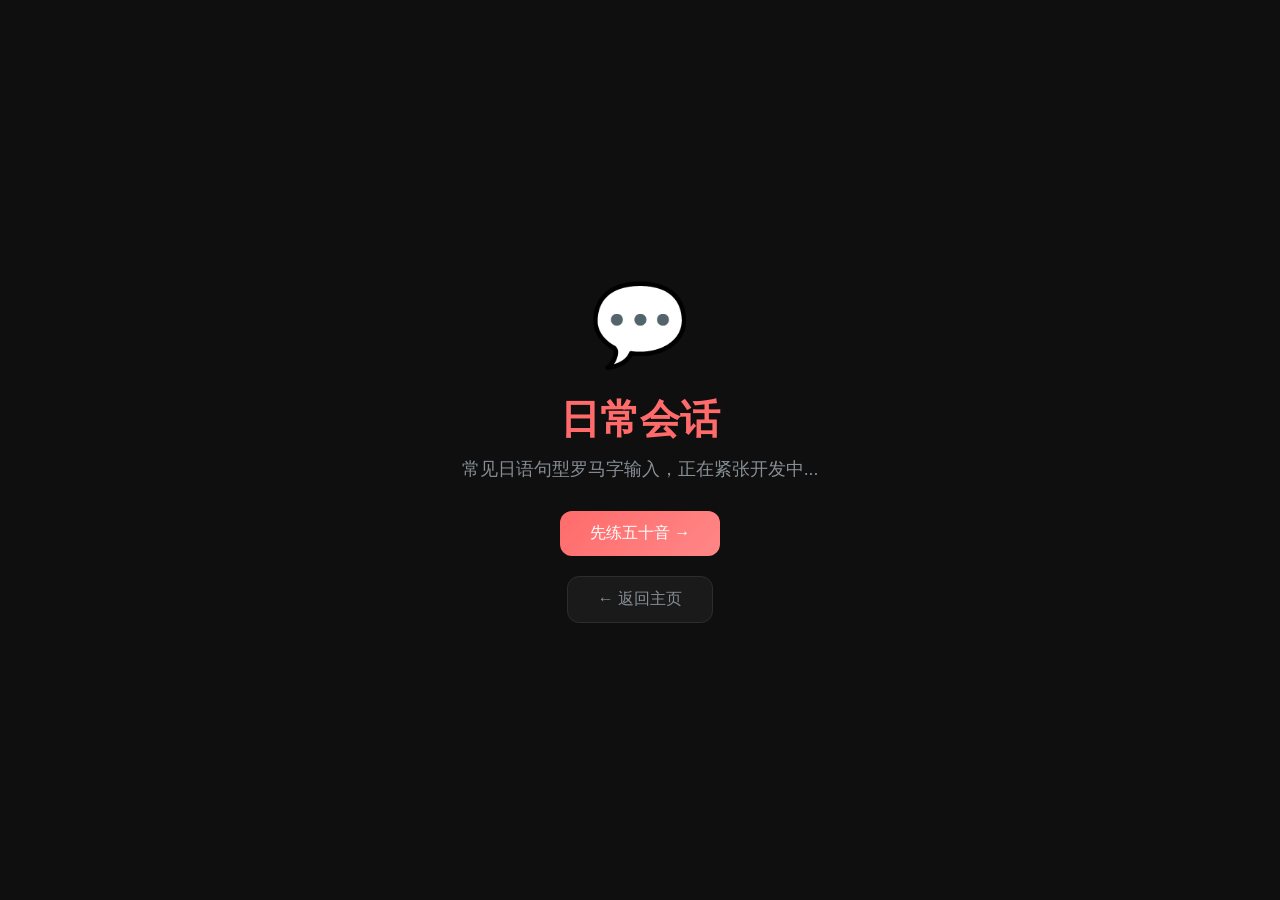
<file: sentences.html>
<!DOCTYPE html>
<html lang="zh-CN">
<head>
  <meta charset="UTF-8">
  <meta name="viewport" content="width=device-width, initial-scale=1.0">
  <title>日常会话 - 日语打字</title>
  <link rel="stylesheet" href="css/style.css">
  <style>
    body { display: flex; align-items: center; justify-content: center; min-height: 100vh; }
    .coming-soon { text-align: center; padding: 40px; }
    .coming-soon .icon { font-size: 5rem; margin-bottom: 20px; animation: bounce 1s ease infinite; }
    @keyframes bounce { 0%,100%{transform:translateY(0);} 50%{transform:translateY(-15px);} }
    .coming-soon h1 { font-size: 2.5rem; margin-bottom: 10px; color: var(--primary); }
    .coming-soon p { color: var(--text-dim); font-size: 1.1rem; margin-bottom: 30px; }
    .coming-soon a {
      display: inline-block;
      padding: 12px 30px;
      background: linear-gradient(135deg, var(--primary), #ff8787);
      color: white;
      border-radius: 12px;
      font-size: 1rem;
      transition: all 0.2s;
    }
    .coming-soon a:hover { transform: scale(1.05); box-shadow: 0 10px 30px rgba(255,107,107,0.4); }
  </style>
</head>
<body>
  <div class="coming-soon">
    <div class="icon">💬</div>
    <h1>日常会话</h1>
    <p>常见日语句型罗马字输入，正在紧张开发中...</p>
    <a href="kana.html">先练五十音 →</a>
    <div style="margin-top:20px;">
      <a href="index.html" style="background:var(--card-bg);border:1px solid var(--border);color:var(--text-dim);">← 返回主页</a>
    </div>
  </div>
</body>
</html>
</file>
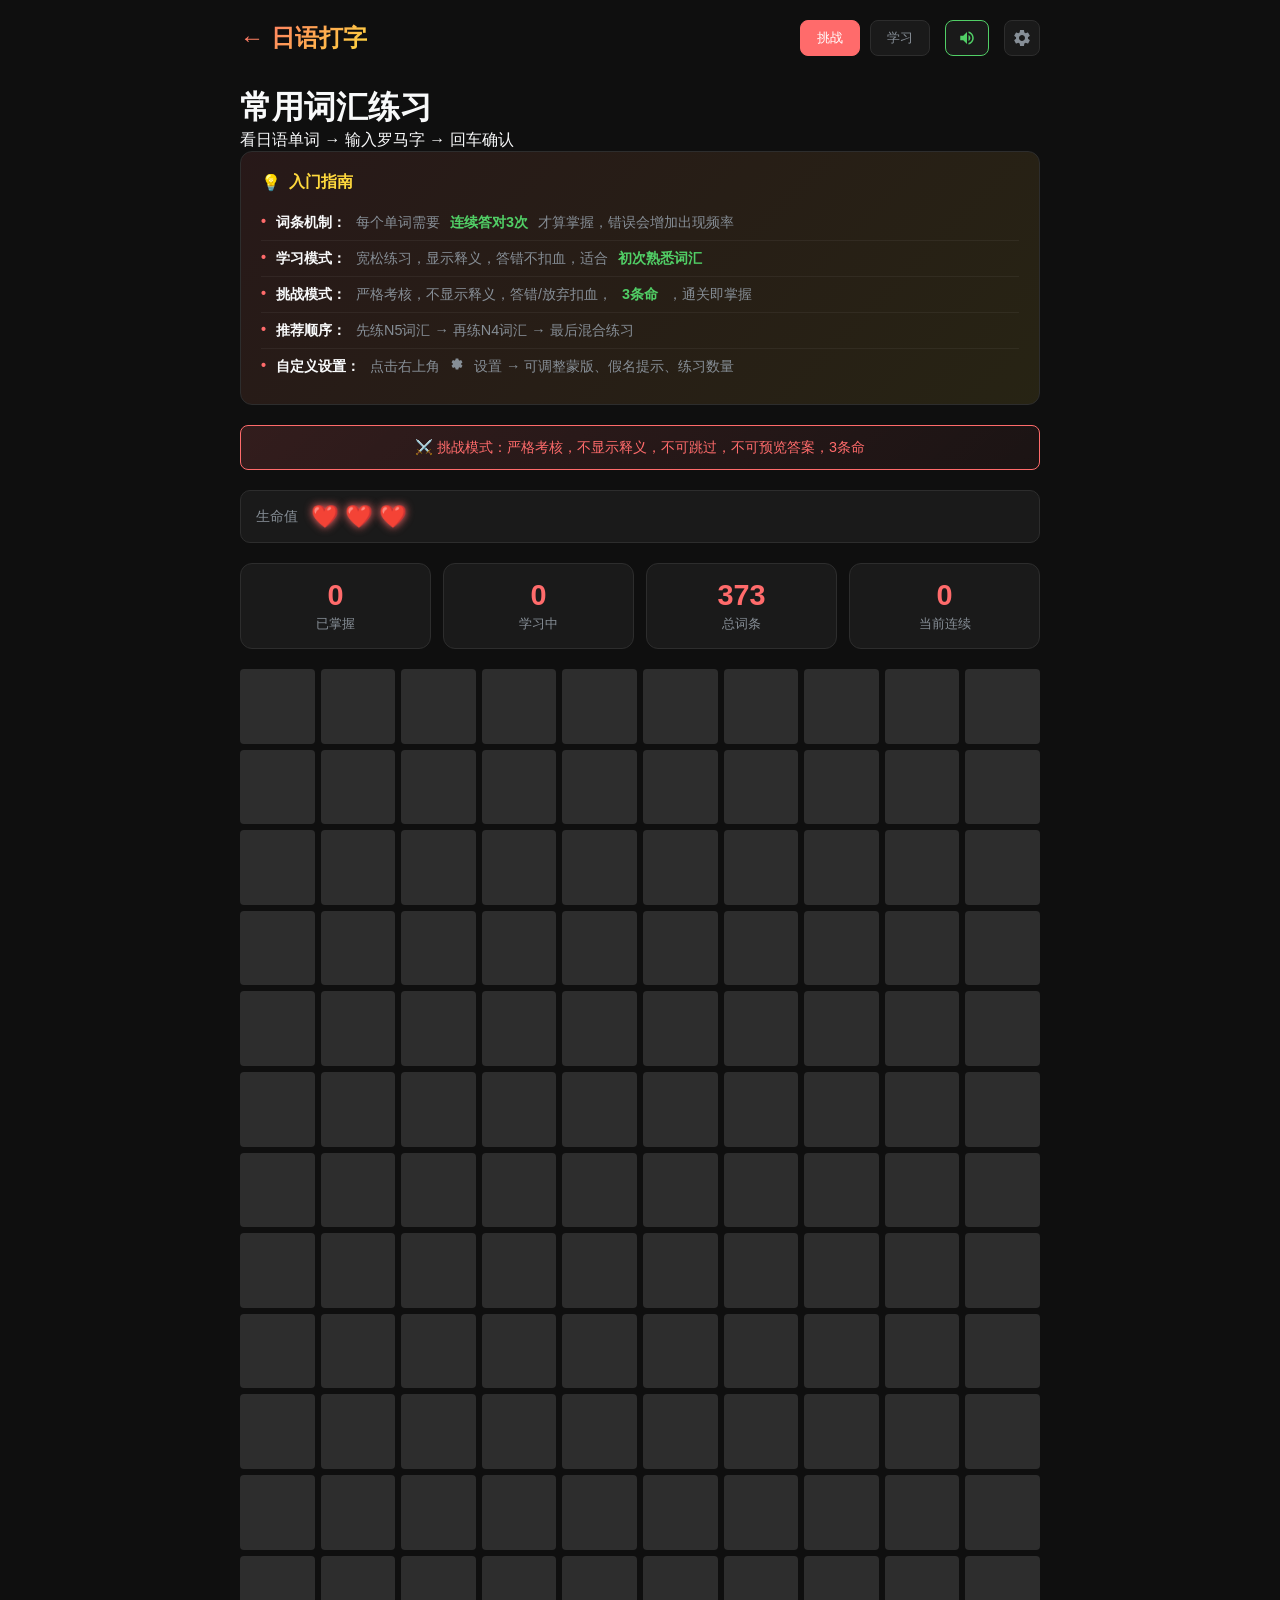
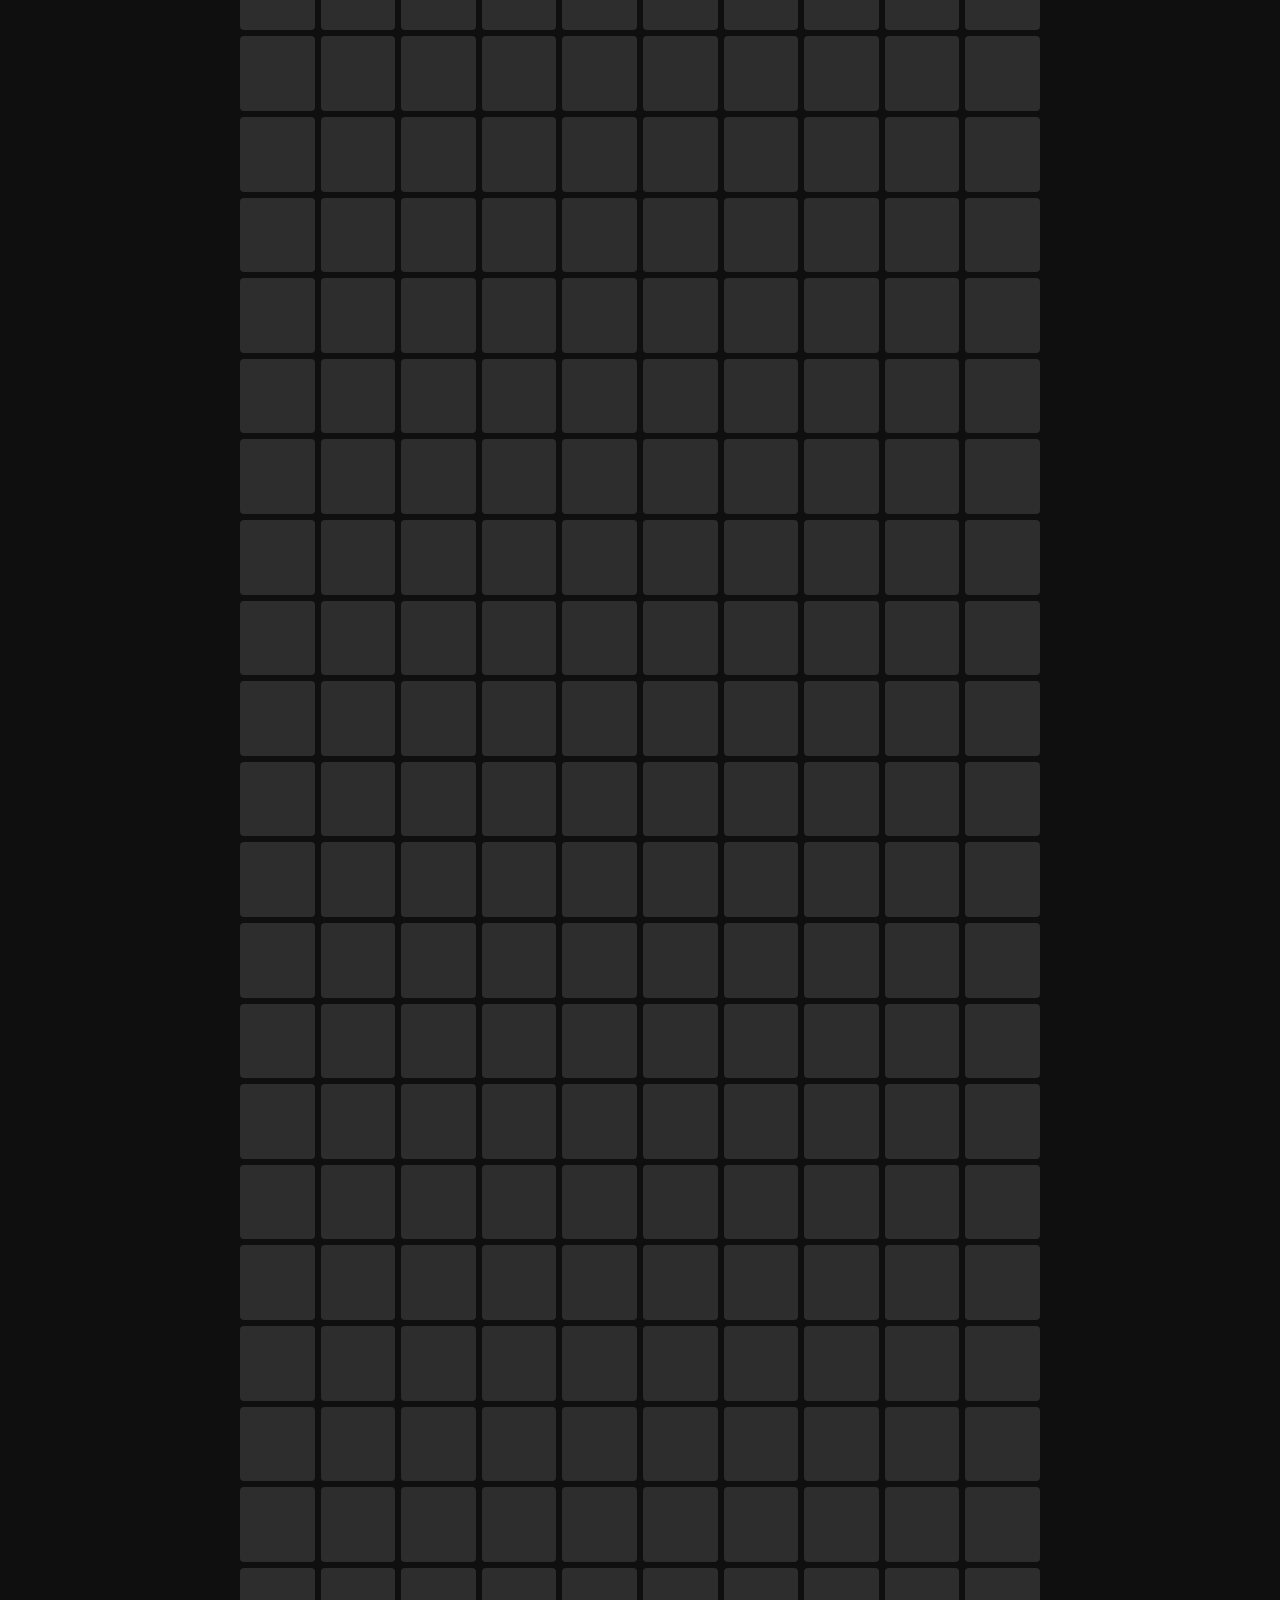
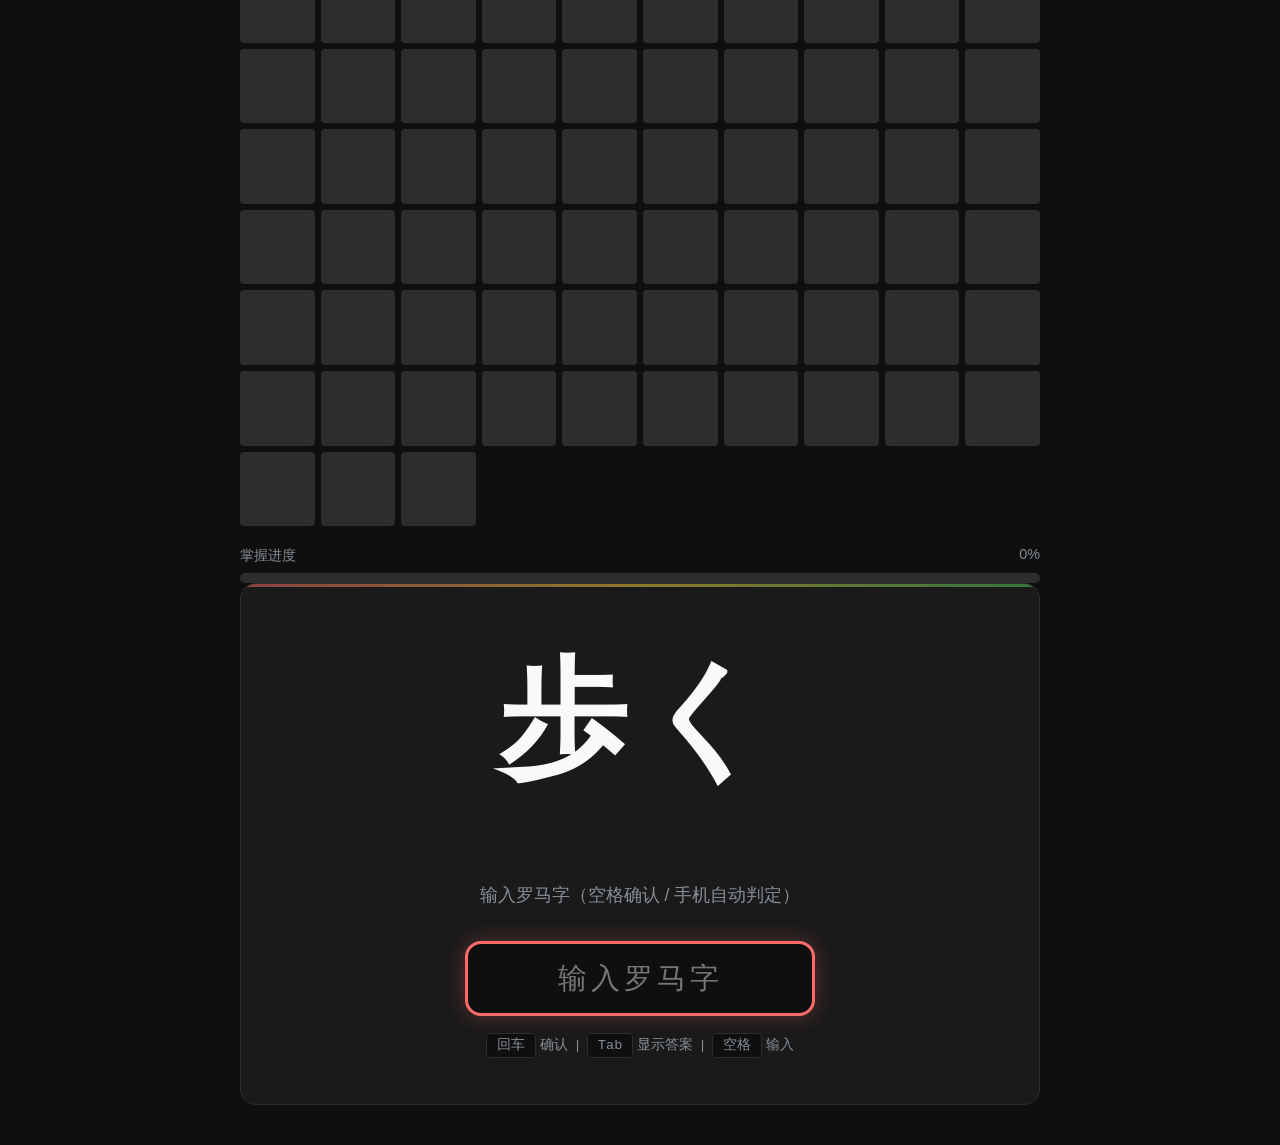
<file: words.html>
<!DOCTYPE html>
<html lang="zh-CN">
<head>
  <meta charset="UTF-8">
  <meta name="viewport" content="width=device-width, initial-scale=1.0">
  <title>常用词汇 - 日语打字</title>
  <link rel="stylesheet" href="css/style.css">
</head>
<body>
  <div class="container">
    <div class="nav">
      <a href="index.html" class="logo" style="text-decoration:none;">← 日语打字</a>
      <div class="nav-controls">
        <div class="mode-switch">
          <button class="mode-btn active" id="modeChallenge" onclick="WordsPractice.setMode('challenge')">挑战</button>
          <button class="mode-btn" id="modeLearn" onclick="WordsPractice.setMode('learn')">学习</button>
        </div>
        <div class="sound-toggle active" id="soundToggle" onclick="WordsPractice.toggleSound()">
          <svg viewBox="0 0 24 24" fill="currentColor" id="soundIcon">
            <path d="M3 9v6h4l5 5V4L7 9H3zm13.5 3c0-1.77-1.02-3.29-2.5-4.03v8.05c1.48-.73 2.5-2.25 2.5-4.02zM14 3.23v2.06c2.89.86 5 3.54 5 6.71s-2.11 5.85-5 6.71v2.06c4.01-.91 7-4.49 7-8.77s-2.99-7.86-7-8.77z"/>
          </svg>
        </div>
        <button class="settings-btn" id="settingsBtn" onclick="WordsPractice.toggleSettings()">
          <svg viewBox="0 0 24 24" fill="currentColor" width="20" height="20">
            <path d="M19.14 12.94c.04-.31.06-.63.06-.94 0-.31-.02-.63-.06-.94l2.03-1.58a.49.49 0 0 0 .12-.61l-1.92-3.32a.488.488 0 0 0-.59-.22l-2.39.96a7.09 7.09 0 0 0-1.62-.94l-.36-2.54a.484.484 0 0 0-.48-.41h-3.84c-.24 0-.43.17-.47.41l-.36 2.54c-.59.24-1.13.57-1.62.94l-2.39-.96a.49.49 0 0 0-.59.22L2.74 8.87c-.12.21-.08.47.12.61l2.03 1.58c-.04.31-.06.63-.06.94s.02.63.06.94l-2.03 1.58a.49.49 0 0 0-.12.61l1.92 3.32c.12.22.37.29.59.22l2.39-.96c.5.38 1.03.7 1.62.94l.36 2.54c.05.24.24.41.48.41h3.84c.24 0 .44-.17.47-.41l.36-2.54c.59-.24 1.13-.56 1.62-.94l2.39.96c.22.08.47 0 .59-.22l1.92-3.32c.12-.22.07-.47-.12-.61l-2.01-1.58zM12 15.6c-1.98 0-3.6-1.62-3.6-3.6s1.62-3.6 3.6-3.6 3.6 1.62 3.6 3.6-1.62 3.6-3.6 3.6z"/>
          </svg>
        </button>
      </div>
    </div>

    <!-- 设置面板 -->
    <div class="settings-panel" id="settingsPanel">
      <div class="settings-header">
        <h3>设置</h3>
        <button class="settings-close" onclick="WordsPractice.toggleSettings()">&times;</button>
      </div>
      <div class="settings-content">
        <div class="settings-item">
          <label>级别</label>
          <div class="level-toggle settings-level">
            <button class="level-btn active" id="btnN5" onclick="WordsPractice.setLevel('n5')">N5</button>
            <button class="level-btn" id="btnN4" onclick="WordsPractice.setLevel('n4')">N4</button>
            <button class="level-btn" id="btnAll" onclick="WordsPractice.setLevel('all')">全部</button>
          </div>
        </div>
        <div class="settings-item">
          <label>练习数量</label>
          <select id="countSelect" onchange="WordsPractice.setCount(this.value)">
            <option value="10">10个</option>
            <option value="20">20个</option>
            <option value="all" selected>全部</option>
          </select>
        </div>
        <div class="settings-item">
          <label>蒙版释义</label>
          <div class="toggle-switch" id="blurToggle" onclick="WordsPractice.toggleBlurMask()">
            <span id="blurToggleText">关</span>
          </div>
        </div>
        <div class="settings-item">
          <label>假名提示</label>
          <div class="toggle-switch" id="kanaHintToggle" onclick="WordsPractice.toggleKanaHintFromSettings()">
            <span id="kanaHintText">关</span>
          </div>
        </div>
        <div class="settings-tip">
          <svg viewBox="0 0 24 24" fill="currentColor" width="14" height="14">
            <path d="M12 2C6.48 2 2 6.48 2 12s4.48 10 10 10 10-4.48 10-10S17.52 2 12 2zm1 15h-2v-6h2v6zm0-8h-2V7h2v2z"/>
          </svg>
          点击右上角 <span style="display:inline-flex;vertical-align:middle;"><svg viewBox="0 0 24 24" fill="currentColor" width="14" height="14"><path d="M19.14 12.94c.04-.31.06-.63.06-.94 0-.31-.02-.63-.06-.94l2.03-1.58a.49.49 0 0 0 .12-.61l-1.92-3.32a.488.488 0 0 0-.59-.22l-2.39.96a7.09 7.09 0 0 0-1.62-.94l-.36-2.54a.484.484 0 0 0-.48-.41h-3.84c-.24 0-.43.17-.47.41l-.36 2.54c-.59.24-1.13.57-1.62.94l-2.39-.96a.49.49 0 0 0-.59.22L2.74 8.87c-.12.21-.08.47.12.61l2.03 1.58c-.04.31-.06.63-.06.94s.02.63.06.94l-2.03 1.58a.49.49 0 0 0-.12.61l1.92 3.32c.12.22.37.29.59.22l2.39-.96c.5.38 1.03.7 1.62.94l.36 2.54c.05.24.24.41.48.41h3.84c.24 0 .44-.17.47-.41l.36-2.54c.59-.24 1.13-.56 1.62-.94l2.39.96c.22.08.47 0 .59-.22l1.92-3.32c.12-.22.07-.47-.12-.61l-2.01-1.58z"/></svg></span> 可打开设置
        </div>
      </div>
    </div>
    <div class="settings-overlay" id="settingsOverlay" onclick="WordsPractice.toggleSettings()"></div>

    <header>
      <h1 id="headerTitle">常用词汇练习</h1>
      <p id="headerDesc">看日语单词 → 输入罗马字 → 回车确认</p>
    </header>

    <div class="tips-box">
      <h3>入门指南</h3>
      <ul class="tips-list">
        <li><strong>词条机制：</strong>每个单词需要<span class="tips-highlight">连续答对3次</span>才算掌握，错误会增加出现频率</li>
        <li><strong>学习模式：</strong>宽松练习，显示释义，答错不扣血，适合<span class="tips-highlight">初次熟悉词汇</span></li>
        <li><strong>挑战模式：</strong>严格考核，不显示释义，答错/放弃扣血，<span class="tips-highlight">3条命</span>，通关即掌握</li>
        <li><strong>推荐顺序：</strong>先练N5词汇 → 再练N4词汇 → 最后混合练习</li>
        <li><strong>自定义设置：</strong>点击右上角 <span style="display:inline-flex;vertical-align:middle;"><svg viewBox="0 0 24 24" fill="currentColor" width="14" height="14"><path d="M19.14 12.94c.04-.31.06-.63.06-.94 0-.31-.02-.63-.06-.94l2.03-1.58a.49.49 0 0 0 .12-.61l-1.92-3.32a.488.488 0 0 0-.59-.22l-2.39.96a7.09 7.09 0 0 0-1.62-.94l-.36-2.54a.484.484 0 0 0-.48-.41h-3.84c-.24 0-.43.17-.47.41l-.36 2.54c-.59.24-1.13.57-1.62.94l-2.39-.96a.49.49 0 0 0-.59.22L2.74 8.87c-.12.21-.08.47.12.61l2.03 1.58c-.04.31-.06.63-.06.94s.02.63.06.94l-2.03 1.58a.49.49 0 0 0-.12.61l1.92 3.32c.12.22.37.29.59.22l2.39-.96c.5.38 1.03.7 1.62.94l.36 2.54c.05.24.24.41.48.41h3.84c.24 0 .44-.17.47-.41l.36-2.54c.59-.24 1.13-.56 1.62-.94l2.39.96c.22.08.47 0 .59-.22l1.92-3.32c.12-.22.07-.47-.12-.61l-2.01-1.58z"/></svg></span> 设置 → 可调整蒙版、假名提示、练习数量</li>
      </ul>
    </div>

    <div class="learn-mode-hint" id="learnModeHint" style="display: none;">
      💡 学习模式：宽松练习，显示释义，答错不扣血
    </div>

    <div class="challenge-hint" id="challengeHint" style="display: none;">
      ⚔️ 挑战模式：严格考核，不显示释义，不可跳过，不可预览答案，3条命
    </div>

    <div class="health-bar" id="healthBar" style="display: none;">
      <span class="health-label">生命值</span>
      <div class="health-hearts" id="healthHearts">
        <span class="heart full" data-index="1">❤️</span>
        <span class="heart full" data-index="2">❤️</span>
        <span class="heart full" data-index="3">❤️</span>
      </div>
    </div>

    <div class="stats">
      <div class="stat-item"><div class="stat-value" id="masteredCount">0</div><div class="stat-label">已掌握</div></div>
      <div class="stat-item"><div class="stat-value" id="learningCount">0</div><div class="stat-label">学习中</div></div>
      <div class="stat-item"><div class="stat-value" id="totalItems">0</div><div class="stat-label">总词条</div></div>
      <div class="stat-item"><div class="stat-value" id="streakCount">0</div><div class="stat-label">当前连续</div></div>
    </div>

    <div class="progress-grid" id="progressGrid"></div>
    <div class="combo-overlay" id="comboOverlay"></div>
    <div class="correct-popup" id="correctPopup">✓</div>

    <div class="master-progress">
      <div class="master-progress-label">
        <span>掌握进度</span>
        <span id="progressPercent">0%</span>
      </div>
      <div class="progress-bar">
        <div class="progress-fill" id="progressFill" style="width: 0%"></div>
      </div>
    </div>

    <div class="practice-area" id="practiceArea">
      <div class="kana-display" id="kanaDisplay">日本</div>
      <div class="kana-hint-display" id="kanaHintDisplay" style="display:none;">（あいう）</div>
      <div class="meaning-display" id="meaningDisplay"></div>
      <div class="hint-text" id="hintText">输入罗马字后按回车确认</div>
      <div class="input-area">
        <input type="text" class="typing-input" id="typingInput" placeholder="输入罗马字" autocomplete="off" autocapitalize="off" autocorrect="off" spellcheck="false">
      </div>
      <div class="tip" id="tipText"><kbd>回车</kbd> 确认 &nbsp;|&nbsp; <kbd>Tab</kbd> 显示答案 &nbsp;|&nbsp; <kbd>空格</kbd> 输入</div>
    </div>

    <div class="fail-overlay" id="failOverlay">
      <div class="fail-modal">
        <div class="fail-avatar">
          <img src="avatar.png" alt="avatar" style="width:100%;height:100%;object-fit:cover;border-radius:50%;">
        </div>
        <div class="fail-title">菜就多练</div>
        <div class="fail-subtitle">—— 小马</div>
        <div class="fail-stats">
          <div class="fail-stat"><div class="value" id="failAttempts">0</div><div class="label">总尝试</div></div>
          <div class="fail-stat"><div class="value" id="failStreak">0</div><div class="label">最高连续</div></div>
        </div>
        <div class="fail-buttons">
          <button class="fail-btn secondary" onclick="WordsPractice.switchToLearnMode()">去学习模式</button>
          <button class="fail-btn primary" onclick="WordsPractice.restartChallenge()">重新挑战</button>
        </div>
      </div>
    </div>

    <div class="complete-screen" id="completeScreen">
      <div class="complete-icon">🎉</div>
      <h2>恭喜通关！</h2>
      <p style="color:var(--text-dim);margin-bottom:30px;">你已经掌握所有词汇</p>
      <div class="complete-stats">
        <div class="complete-stat"><div class="value" id="finalStreak">0</div><div class="label">最高连续</div></div>
        <div class="complete-stat"><div class="value" id="finalAttempts">0</div><div class="label">总尝试</div></div>
        <div class="complete-stat"><div class="value" id="finalTime">0s</div><div class="label">用时</div></div>
      </div>
      <button class="restart-btn" onclick="WordsPractice.restartPractice()">再练一遍</button>
    </div>
  </div>

  <script src="data/words.js"></script>
  <script src="js/words.js"></script>
  <script>
    // 初始化词汇练习模块
    document.addEventListener('DOMContentLoaded', function() {
      WordsPractice.init({
        kanaDisplay: document.getElementById('kanaDisplay'),
        meaningDisplay: document.getElementById('meaningDisplay'),
        hintText: document.getElementById('hintText'),
        typingInput: document.getElementById('typingInput'),
        progressGrid: document.getElementById('progressGrid'),
        comboOverlay: document.getElementById('comboOverlay'),
        correctPopup: document.getElementById('correctPopup')
      });
    });
  </script>
</body>
</html>
</file>
<file: css/style.css>
/* ===== CSS Variables ===== */
:root {
  --primary: #ff6b6b;
  --success: #51cf66;
  --warning: #ffd93d;
  --bg: #0f0f0f;
  --card-bg: #1a1a1a;
  --text: #f8f9fa;
  --text-dim: #868e96;
  --border: #2d2d2d;
}

/* ===== Reset ===== */
* {
  margin: 0;
  padding: 0;
  box-sizing: border-box;
}

body {
  font-family: -apple-system, BlinkMacSystemFont, 'Segoe UI', sans-serif;
  background: var(--bg);
  color: var(--text);
  min-height: 100vh;
  padding: 20px;
  overflow-x: hidden;
}

a {
  color: inherit;
  text-decoration: none;
}

.container {
  max-width: 800px;
  margin: 0 auto;
}

/* ===== 顶部导航 ===== */
.nav {
  display: flex;
  justify-content: space-between;
  align-items: center;
  margin-bottom: 30px;
  flex-wrap: wrap;
  gap: 15px;
}

.logo {
  font-size: 1.5rem;
  font-weight: bold;
  background: linear-gradient(135deg, var(--primary), var(--warning));
  -webkit-background-clip: text;
  -webkit-text-fill-color: transparent;
  background-clip: text;
}

.nav-controls {
  display: flex;
  gap: 15px;
  align-items: center;
  flex-wrap: wrap;
}

.nav-link {
  padding: 8px 16px;
  background: var(--card-bg);
  border: 1px solid var(--border);
  border-radius: 8px;
  color: var(--text-dim);
  cursor: pointer;
  transition: all 0.2s;
}

.nav-link:hover {
  border-color: var(--primary);
  color: var(--text);
}

.nav-link.active {
  background: var(--primary);
  color: white;
  border-color: var(--primary);
}

/* ===== 平假名/片假名切换 ===== */
.kana-toggle {
  display: flex;
  background: var(--card-bg);
  border-radius: 8px;
  overflow: hidden;
  border: 1px solid var(--border);
}

.kana-toggle-btn {
  padding: 8px 16px;
  background: transparent;
  border: none;
  color: var(--text-dim);
  cursor: pointer;
  transition: all 0.2s;
}

.kana-toggle-btn.active {
  background: var(--primary);
  color: white;
}

/* ===== 模式切换 ===== */
.mode-switch {
  display: flex;
  gap: 10px;
}

.mode-btn {
  padding: 8px 16px;
  background: var(--card-bg);
  border: 1px solid var(--border);
  border-radius: 8px;
  color: var(--text-dim);
  cursor: pointer;
  transition: all 0.2s;
}

.mode-btn.active {
  background: var(--primary);
  color: white;
  border-color: var(--primary);
}

/* ===== 阶段选项卡 ===== */
.stage-tabs {
  display: flex;
  gap: 8px;
  margin-bottom: 25px;
  flex-wrap: wrap;
}

.stage-tab {
  padding: 10px 20px;
  background: var(--card-bg);
  border: 1px solid var(--border);
  border-radius: 8px;
  color: var(--text-dim);
  cursor: pointer;
  transition: all 0.2s;
  font-size: 0.95rem;
}

.stage-tab:hover {
  border-color: var(--primary);
}

.stage-tab.active {
  background: linear-gradient(135deg, var(--primary), #ff8787);
  color: white;
  border-color: transparent;
}

/* ===== 学习模式提示 ===== */
.learn-mode-hint {
  background: var(--card-bg);
  border: 1px dashed var(--border);
  padding: 12px 15px;
  border-radius: 8px;
  margin-bottom: 20px;
  text-align: center;
  color: var(--text-dim);
  font-size: 0.9rem;
}

/* ===== Tips说明 ===== */
.tips-box {
  background: linear-gradient(135deg, rgba(255,107,107,0.1), rgba(255,217,61,0.1));
  border: 1px solid var(--border);
  border-radius: 12px;
  padding: 20px;
  margin-bottom: 20px;
}

.tips-box h3 {
  font-size: 1rem;
  color: var(--warning);
  margin-bottom: 12px;
  display: flex;
  align-items: center;
  gap: 8px;
}

.tips-box h3::before {
  content: '💡';
}

.tips-list {
  list-style: none;
  padding: 0;
  margin: 0;
}

.tips-list li {
  padding: 8px 0;
  color: var(--text-dim);
  font-size: 0.9rem;
  border-bottom: 1px solid rgba(255,255,255,0.05);
  display: flex;
  align-items: flex-start;
  gap: 10px;
}

.tips-list li:last-child {
  border-bottom: none;
}

.tips-list li::before {
  content: '•';
  color: var(--primary);
  font-weight: bold;
}

.tips-list strong {
  color: var(--text);
}

.tips-highlight {
  color: var(--success);
  font-weight: bold;
}

/* ===== 血量系统 ===== */
.health-bar {
  display: flex;
  gap: 8px;
  align-items: center;
  margin-bottom: 20px;
  padding: 12px 15px;
  background: var(--card-bg);
  border-radius: 10px;
  border: 1px solid var(--border);
}

.health-label {
  font-size: 0.9rem;
  color: var(--text-dim);
  margin-right: 5px;
}

.health-hearts {
  display: flex;
  gap: 6px;
}

.heart {
  font-size: 1.4rem;
  transition: all 0.3s ease;
}

.heart.full {
  filter: drop-shadow(0 0 4px #ff6b6b);
}

.heart.empty {
  opacity: 0.3;
  filter: grayscale(1);
}

.heart.losing {
  animation: loseHeart 0.5s ease-out;
}

@keyframes loseHeart {
  0% { transform: scale(1); opacity: 1; }
  50% { transform: scale(1.3); opacity: 0.5; }
  100% { transform: scale(0.8); opacity: 0.3; filter: grayscale(1); }
}

/* ===== 失败弹窗 ===== */
.fail-overlay {
  position: fixed;
  top: 0;
  left: 0;
  width: 100%;
  height: 100%;
  background: rgba(0, 0, 0, 0.85);
  display: none;
  justify-content: center;
  align-items: center;
  z-index: 1000;
  transition: all 0.3s ease;
}

.fail-overlay.show {
  display: flex;
}

.fail-modal {
  background: var(--card-bg);
  border: 2px solid var(--primary);
  border-radius: 20px;
  padding: 40px 50px;
  text-align: center;
  transform: scale(0.8);
  transition: transform 0.3s ease;
}

.fail-overlay.show .fail-modal {
  transform: scale(1);
  animation: shake 0.5s ease;
}

@keyframes shake {
  0%, 100% { transform: translateX(0); }
  20% { transform: translateX(-10px); }
  40% { transform: translateX(10px); }
  60% { transform: translateX(-10px); }
  80% { transform: translateX(10px); }
}

.fail-avatar {
  width: 100px;
  height: 100px;
  border-radius: 50%;
  margin: 0 auto 20px;
  overflow: hidden;
  border: 3px solid var(--primary);
  background: linear-gradient(135deg, var(--primary), var(--warning));
  display: flex;
  justify-content: center;
  align-items: center;
  font-size: 50px;
}

.fail-title {
  font-size: 1.8rem;
  color: var(--primary);
  margin-bottom: 10px;
  font-weight: bold;
}

.fail-subtitle {
  color: var(--text-dim);
  margin-bottom: 25px;
  font-size: 1rem;
}

.fail-stats {
  display: flex;
  justify-content: center;
  gap: 30px;
  margin-bottom: 25px;
}

.fail-stat {
  text-align: center;
}

.fail-stat .value {
  font-size: 1.5rem;
  font-weight: bold;
  color: var(--warning);
}

.fail-stat .label {
  font-size: 0.85rem;
  color: var(--text-dim);
}

.fail-buttons {
  display: flex;
  gap: 15px;
  justify-content: center;
}

.fail-btn {
  padding: 12px 25px;
  border-radius: 10px;
  font-size: 1rem;
  cursor: pointer;
  border: none;
  transition: all 0.2s;
}

.fail-btn.primary {
  background: var(--primary);
  color: white;
}

.fail-btn.secondary {
  background: var(--card-bg);
  border: 1px solid var(--border);
  color: var(--text-dim);
}

.fail-btn:hover {
  transform: translateY(-2px);
  box-shadow: 0 5px 15px rgba(255, 107, 107, 0.3);
}

/* ===== 挑战模式提示 ===== */
.challenge-hint {
  background: linear-gradient(135deg, rgba(255,107,107,0.15), rgba(255,107,107,0.05));
  border: 1px solid var(--primary);
  padding: 12px 15px;
  border-radius: 8px;
  margin-bottom: 20px;
  text-align: center;
  color: var(--primary);
  font-size: 0.9rem;
  display: flex;
  align-items: center;
  justify-content: center;
  gap: 8px;
}

/* ===== 统计面板 ===== */
.stats {
  display: grid;
  grid-template-columns: repeat(4, 1fr);
  gap: 12px;
  margin-bottom: 20px;
}

.stat-item {
  background: var(--card-bg);
  padding: 15px 10px;
  border-radius: 12px;
  text-align: center;
  border: 1px solid var(--border);
}

.stat-value {
  font-size: 1.8rem;
  font-weight: bold;
  color: var(--primary);
}

.stat-label {
  color: var(--text-dim);
  font-size: 0.8rem;
  margin-top: 4px;
}

/* ===== 词条进度点 ===== */
.progress-grid {
  display: grid;
  grid-template-columns: repeat(10, 1fr);
  gap: 6px;
  margin-bottom: 20px;
}

.progress-dot {
  aspect-ratio: 1;
  border-radius: 4px;
  background: var(--border);
  transition: all 0.3s ease;
}

.progress-dot.mastered {
  background: var(--success);
  box-shadow: 0 0 8px var(--success);
}

.progress-dot.learning {
  background: var(--warning);
}

.progress-dot.wrong {
  background: var(--primary);
}

/* ===== 连击提示 ===== */
.combo-overlay {
  position: fixed;
  top: 50%;
  left: 50%;
  transform: translate(-50%, -50%);
  font-size: 5rem;
  font-weight: bold;
  color: var(--success);
  text-shadow: 0 0 30px var(--success), 0 0 60px var(--success);
  pointer-events: none;
  opacity: 0;
  z-index: 100;
}

.combo-overlay.show {
  animation: comboPopup 0.8s ease-out forwards;
}

@keyframes comboPopup {
  0% { opacity: 0; transform: translate(-50%, -50%) scale(0.5); }
  20% { opacity: 1; transform: translate(-50%, -50%) scale(1.2); }
  40% { transform: translate(-50%, -50%) scale(1); }
  100% { opacity: 0; transform: translate(-50%, -60%) scale(0.8); }
}

/* ===== 正确提示 ===== */
.correct-popup {
  position: fixed;
  top: 40%;
  left: 50%;
  transform: translate(-50%, -50%);
  font-size: 2.5rem;
  color: var(--success);
  pointer-events: none;
  opacity: 0;
  z-index: 99;
}

.correct-popup.show {
  animation: correctPop 0.5s ease-out forwards;
}

@keyframes correctPop {
  0% { opacity: 0; transform: translate(-50%, -50%) scale(0.5); }
  30% { opacity: 1; transform: translate(-50%, -50%) scale(1.1); }
  100% { opacity: 0; transform: translate(-50%, -70%) scale(0.8); }
}

/* ===== 练习区域 ===== */
.practice-area {
  background: var(--card-bg);
  border-radius: 16px;
  padding: 50px 40px;
  text-align: center;
  margin-bottom: 20px;
  border: 1px solid var(--border);
  position: relative;
  overflow: hidden;
}

.practice-area::before {
  content: '';
  position: absolute;
  top: 0;
  left: 0;
  right: 0;
  height: 3px;
  background: linear-gradient(90deg, var(--primary), var(--warning), var(--success));
  opacity: 0.5;
}

.kana-display {
  font-size: 8rem;
  font-weight: bold;
  color: var(--text);
  margin-bottom: 15px;
  letter-spacing: 12px;
  min-height: 140px;
  display: flex;
  align-items: center;
  justify-content: center;
  transition: all 0.15s ease;
}

.kana-display.pop {
  animation: kanaPop 0.2s ease;
}

@keyframes kanaPop {
  0% { transform: scale(1); }
  50% { transform: scale(1.1); }
  100% { transform: scale(1); }
}

.meaning-display {
  font-size: 1.3rem;
  color: var(--text-dim);
  margin-bottom: 25px;
  min-height: 32px;
  opacity: 0;
  transition: opacity 0.3s ease;
  position: relative;
  display: inline-block;
  cursor: default;
}

.meaning-display.show {
  opacity: 1;
}

/* 蒙版模糊效果 */
.meaning-display.blur-mask {
  opacity: 1;
  filter: blur(6px);
  cursor: pointer;
  user-select: none;
  transition: filter 0.3s ease, opacity 0.3s ease;
}

.meaning-display.blur-mask::after {
  content: '👁 点击/Tab 显示';
  position: absolute;
  left: 50%;
  top: 50%;
  transform: translate(-50%, -50%);
  font-size: 0.75rem;
  color: var(--text-dim);
  white-space: nowrap;
  filter: blur(0);
  pointer-events: none;
}

.meaning-display.blur-mask.revealed {
  filter: blur(0);
  cursor: default;
}

.meaning-display.blur-mask.revealed::after {
  display: none;
}

/* 假名提示显示 */
.kana-hint-display {
  font-size: 1.5rem;
  color: var(--warning);
  margin-bottom: 10px;
  opacity: 0.8;
  min-height: 36px;
}

/* ===== 蒙版开关按钮 ===== */
.blur-toggle {
  display: flex;
  align-items: center;
  gap: 8px;
  color: var(--text-dim);
  font-size: 0.9rem;
  cursor: pointer;
  padding: 8px 12px;
  background: var(--card-bg);
  border-radius: 8px;
  border: 1px solid var(--border);
  transition: all 0.2s;
}

.blur-toggle.active {
  color: var(--warning);
  border-color: var(--warning);
}

.hint-text {
  font-size: 1.1rem;
  color: var(--text-dim);
  margin-bottom: 30px;
  min-height: 28px;
}

.hint-text.correct {
  color: var(--success);
  font-weight: bold;
}

.hint-text.wrong {
  color: var(--primary);
}

/* ===== 输入区域 ===== */
.input-area {
  position: relative;
  max-width: 350px;
  margin: 0 auto;
}

.typing-input {
  width: 100%;
  padding: 18px 25px;
  font-size: 1.8rem;
  background: var(--bg);
  border: 3px solid var(--border);
  border-radius: 16px;
  color: var(--text);
  text-align: center;
  outline: none;
  transition: all 0.2s ease;
  ime-mode: disabled;
  letter-spacing: 4px;
  -webkit-appearance: none;
  appearance: none;
  font-family: inherit;
  touch-action: manipulation;
}

.typing-input:focus {
  border-color: var(--primary);
  box-shadow: 0 0 20px rgba(255, 107, 107, 0.3);
}

.typing-input.correct {
  border-color: var(--success);
  box-shadow: 0 0 25px rgba(81, 207, 102, 0.5);
  animation: inputPulse 0.3s ease;
}

.typing-input.wrong {
  border-color: var(--primary);
  animation: shake 0.3s ease;
}

@keyframes inputPulse {
  0% { transform: scale(1); }
  50% { transform: scale(1.02); }
  100% { transform: scale(1); }
}

/* ===== 底部提示 ===== */
.tip {
  margin-top: 20px;
  color: var(--text-dim);
  font-size: 0.85rem;
}

.tip kbd {
  background: var(--bg);
  padding: 4px 10px;
  border-radius: 4px;
  border: 1px solid var(--border);
  font-family: monospace;
}

/* ===== 底部进度条 ===== */
.master-progress {
  margin-top: 20px;
}

.master-progress-label {
  display: flex;
  justify-content: space-between;
  font-size: 0.9rem;
  color: var(--text-dim);
  margin-bottom: 8px;
}

.progress-bar {
  height: 10px;
  background: var(--border);
  border-radius: 5px;
  overflow: hidden;
}

.progress-fill {
  height: 100%;
  background: linear-gradient(90deg, var(--success), var(--warning));
  transition: width 0.5s cubic-bezier(0.4, 0, 0.2, 1);
  border-radius: 5px;
}

/* ===== 完成画面 ===== */
.complete-screen {
  display: none;
  text-align: center;
  padding: 60px 40px;
  background: var(--card-bg);
  border-radius: 20px;
  border: 1px solid var(--border);
}

.complete-screen.show {
  display: block;
  animation: slideUp 0.5s ease;
}

@keyframes slideUp {
  from { opacity: 0; transform: translateY(30px); }
  to { opacity: 1; transform: translateY(0); }
}

.complete-icon {
  font-size: 5rem;
  margin-bottom: 20px;
  animation: bounce 1s ease infinite;
}

@keyframes bounce {
  0%, 100% { transform: translateY(0); }
  50% { transform: translateY(-15px); }
}

.complete-screen h2 {
  font-size: 2.5rem;
  margin-bottom: 15px;
  background: linear-gradient(135deg, var(--success), var(--warning));
  -webkit-background-clip: text;
  -webkit-text-fill-color: transparent;
  background-clip: text;
}

.complete-stats {
  display: flex;
  justify-content: center;
  gap: 25px;
  margin-bottom: 35px;
  flex-wrap: wrap;
}

.complete-stat {
  text-align: center;
  background: var(--bg);
  padding: 25px 35px;
  border-radius: 16px;
  border: 1px solid var(--border);
}

.complete-stat .value {
  font-size: 2.5rem;
  font-weight: bold;
  color: var(--primary);
}

.complete-stat .label {
  color: var(--text-dim);
  font-size: 0.9rem;
  margin-top: 6px;
}

.restart-btn {
  background: linear-gradient(135deg, var(--primary), #ff8787);
  color: white;
  border: none;
  padding: 16px 50px;
  font-size: 1.2rem;
  border-radius: 12px;
  cursor: pointer;
  transition: all 0.3s ease;
}

.restart-btn:hover {
  transform: scale(1.05);
  box-shadow: 0 10px 30px rgba(255, 107, 107, 0.4);
}

.restart-btn.secondary {
  background: var(--card-bg);
  color: var(--text);
  border: 1px solid var(--border);
  box-shadow: none;
}

.restart-btn.secondary:hover {
  background: var(--bg);
  border-color: var(--text-dim);
  box-shadow: none;
}

/* ===== 音效开关 ===== */
.sound-toggle {
  display: flex;
  align-items: center;
  gap: 8px;
  color: var(--text-dim);
  font-size: 0.9rem;
  cursor: pointer;
  padding: 8px 12px;
  background: var(--card-bg);
  border-radius: 8px;
  border: 1px solid var(--border);
}

.sound-toggle.active {
  color: var(--success);
  border-color: var(--success);
}

.sound-toggle svg {
  width: 18px;
  height: 18px;
}

/* ===== 响应式 ===== */
@media (max-width: 600px) {
  .kana-display {
    font-size: 5rem;
  }
  .progress-grid {
    grid-template-columns: repeat(8, 1fr);
  }
  .stats {
    grid-template-columns: repeat(2, 1fr);
  }
  .stat-value {
    font-size: 1.5rem;
  }
  .nav {
    flex-direction: column;
    align-items: flex-start;
  }
  .nav-controls {
    width: 100%;
    justify-content: space-between;
  }
  .combo-overlay {
    font-size: 3.5rem;
  }
  .practice-area {
    padding: 35px 20px;
  }
  .typing-input {
    font-size: 1.5rem;
    padding: 16px 20px;
  }
  .input-area {
    max-width: 100%;
  }
  body {
    padding-bottom: env(safe-area-inset-bottom, 20px);
  }
}

@media screen and (max-width: 768px) {
  input, textarea, select {
    font-size: 16px !important;
  }
}

/* ===== 设置按钮 ===== */
.settings-btn {
  display: flex;
  align-items: center;
  justify-content: center;
  width: 36px;
  height: 36px;
  background: var(--card-bg);
  border: 1px solid var(--border);
  border-radius: 8px;
  color: var(--text-dim);
  cursor: pointer;
  transition: all 0.2s;
}

.settings-btn:hover {
  color: var(--text);
  border-color: var(--text-dim);
}

/* ===== 设置面板 ===== */
.settings-overlay {
  display: none;
  position: fixed;
  top: 0;
  left: 0;
  right: 0;
  bottom: 0;
  background: rgba(0, 0, 0, 0.5);
  z-index: 999;
}

.settings-overlay.show {
  display: block;
}

.settings-panel {
  display: none;
  position: fixed;
  top: 50%;
  left: 50%;
  transform: translate(-50%, -50%);
  width: 90%;
  max-width: 400px;
  background: var(--card-bg);
  border-radius: 16px;
  border: 1px solid var(--border);
  z-index: 1000;
  box-shadow: 0 20px 60px rgba(0, 0, 0, 0.3);
}

.settings-panel.show {
  display: block;
  animation: modalSlideIn 0.3s ease;
}

@keyframes modalSlideIn {
  from {
    opacity: 0;
    transform: translate(-50%, -50%) scale(0.95);
  }
  to {
    opacity: 1;
    transform: translate(-50%, -50%) scale(1);
  }
}

.settings-header {
  display: flex;
  justify-content: space-between;
  align-items: center;
  padding: 16px 20px;
  border-bottom: 1px solid var(--border);
}

.settings-header h3 {
  margin: 0;
  font-size: 1.1rem;
  color: var(--text);
}

.settings-close {
  background: none;
  border: none;
  font-size: 1.5rem;
  color: var(--text-dim);
  cursor: pointer;
  padding: 0;
  line-height: 1;
}

.settings-close:hover {
  color: var(--text);
}

.settings-content {
  padding: 20px;
}

.settings-item {
  display: flex;
  justify-content: space-between;
  align-items: center;
  padding: 12px 0;
  border-bottom: 1px solid var(--border);
}

.settings-item:last-child {
  border-bottom: none;
}

.settings-item label {
  color: var(--text);
  font-size: 0.95rem;
}

.settings-item select {
  padding: 8px 12px;
  background: var(--bg);
  border: 1px solid var(--border);
  border-radius: 6px;
  color: var(--text);
  font-size: 0.9rem;
}

.reset-progress-btn {
  padding: 6px 14px;
  background: transparent;
  border: 1px solid var(--danger, #ef4444);
  border-radius: 8px;
  color: var(--danger, #ef4444);
  font-size: 0.85rem;
  cursor: pointer;
  transition: all 0.2s;
}

.reset-progress-btn:hover {
  background: var(--danger, #ef4444);
  color: #fff;
}

/* ===== 开关样式 ===== */
.toggle-switch {
  display: inline-flex;
  align-items: center;
  justify-content: center;
  min-width: 50px;
  padding: 6px 12px;
  background: var(--bg);
  border: 1px solid var(--border);
  border-radius: 20px;
  color: var(--text-dim);
  font-size: 0.85rem;
  cursor: pointer;
  transition: all 0.2s;
}

.toggle-switch.active {
  background: var(--success);
  border-color: var(--success);
  color: white;
}

/* ===== 设置面板内的级别切换 ===== */
.settings-level {
  display: flex;
  background: var(--bg);
  border-radius: 6px;
  overflow: hidden;
  border: 1px solid var(--border);
}

.settings-level .level-btn {
  padding: 6px 12px;
  font-size: 0.85rem;
  border-radius: 0;
  border: none;
}

.settings-level .level-btn.active {
  background: var(--primary);
}

/* ===== 设置面板提示 ===== */
.settings-tip {
  display: flex;
  align-items: center;
  gap: 6px;
  padding: 12px 0 0 0;
  color: var(--text-dim);
  font-size: 0.85rem;
}
</file>
